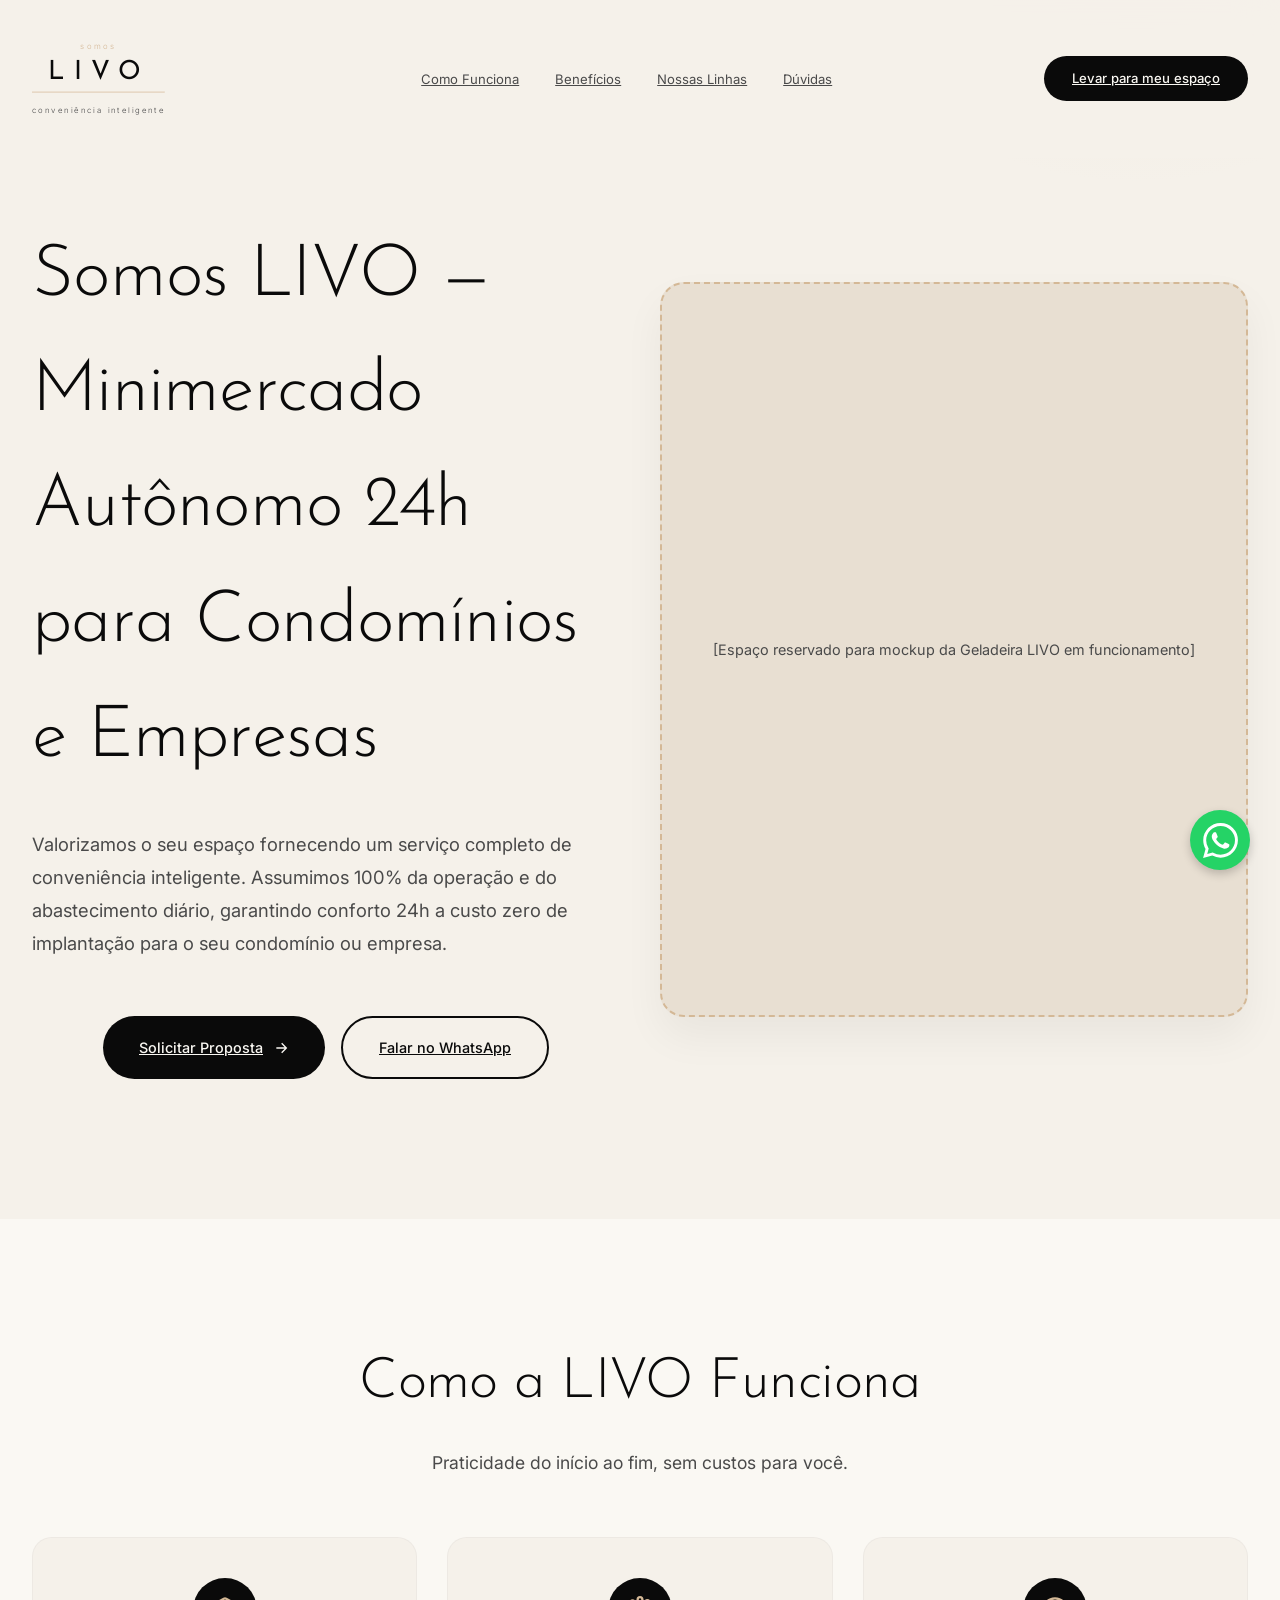
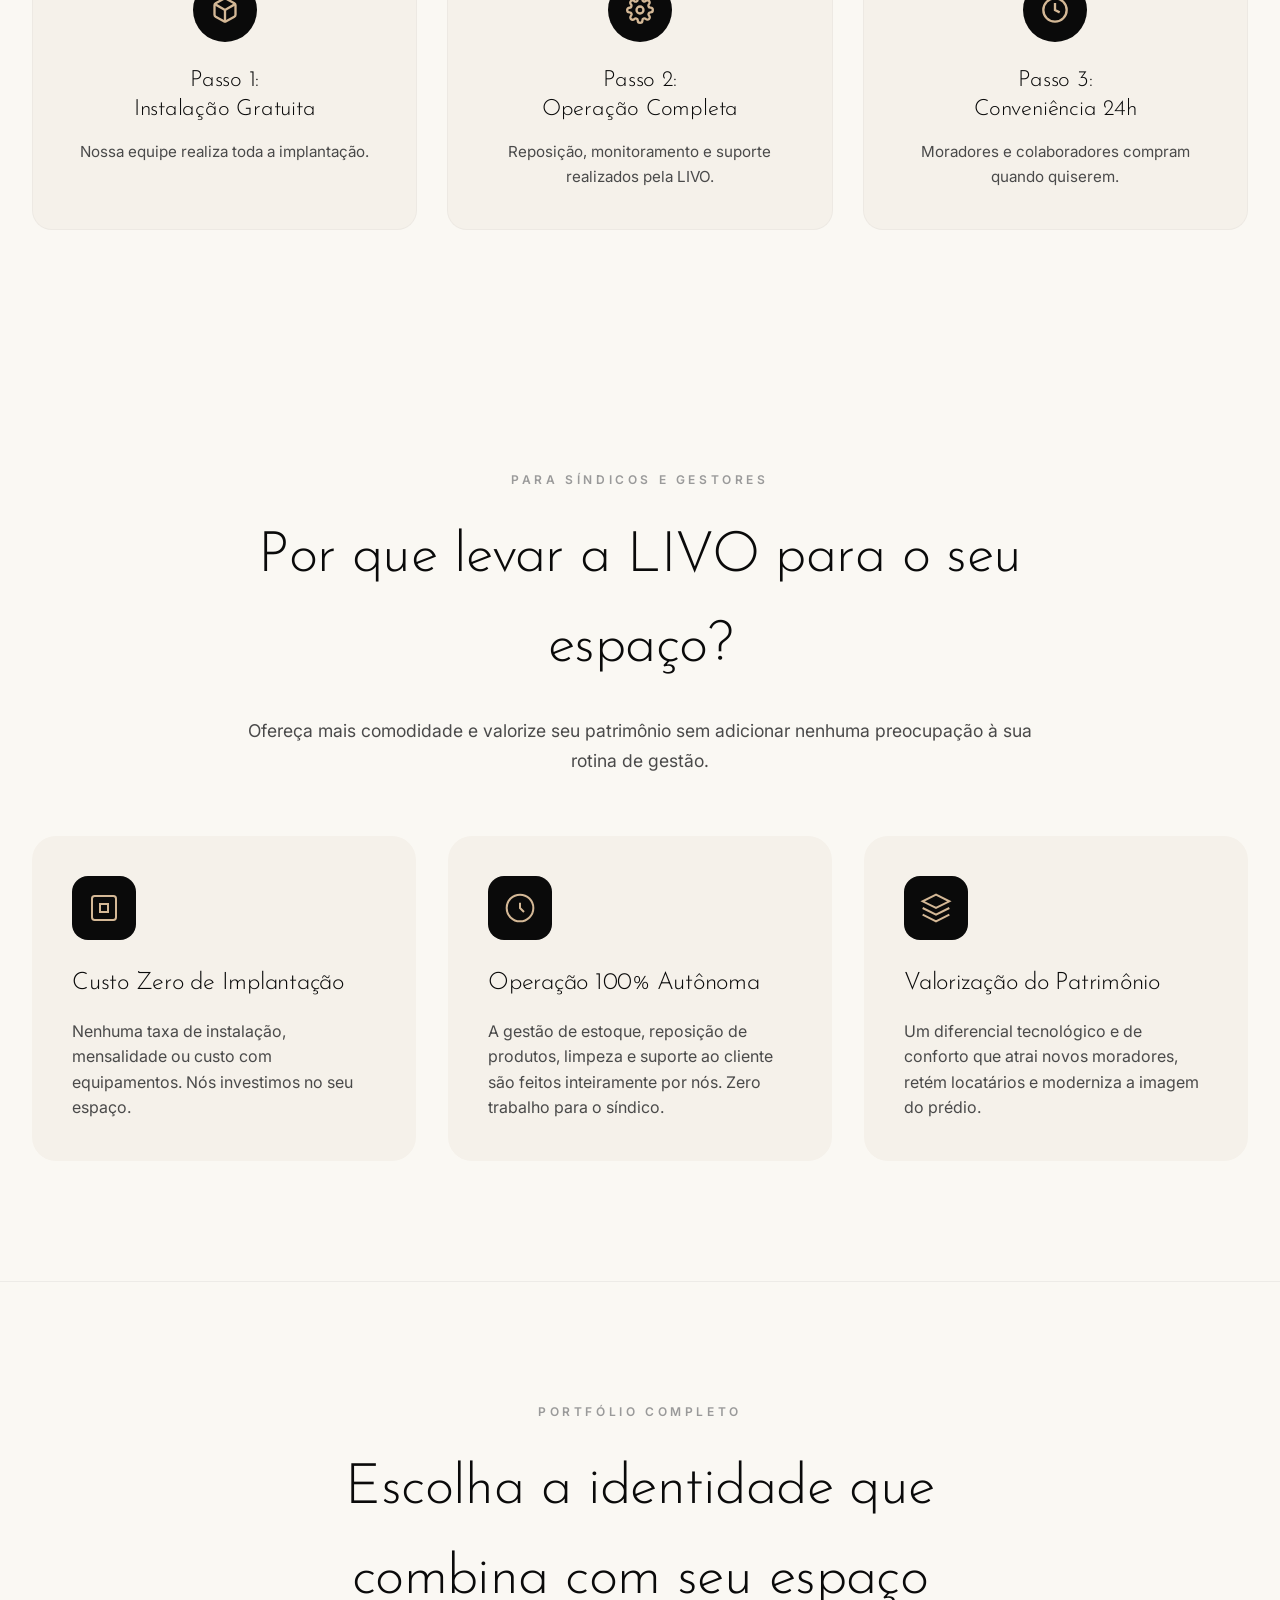
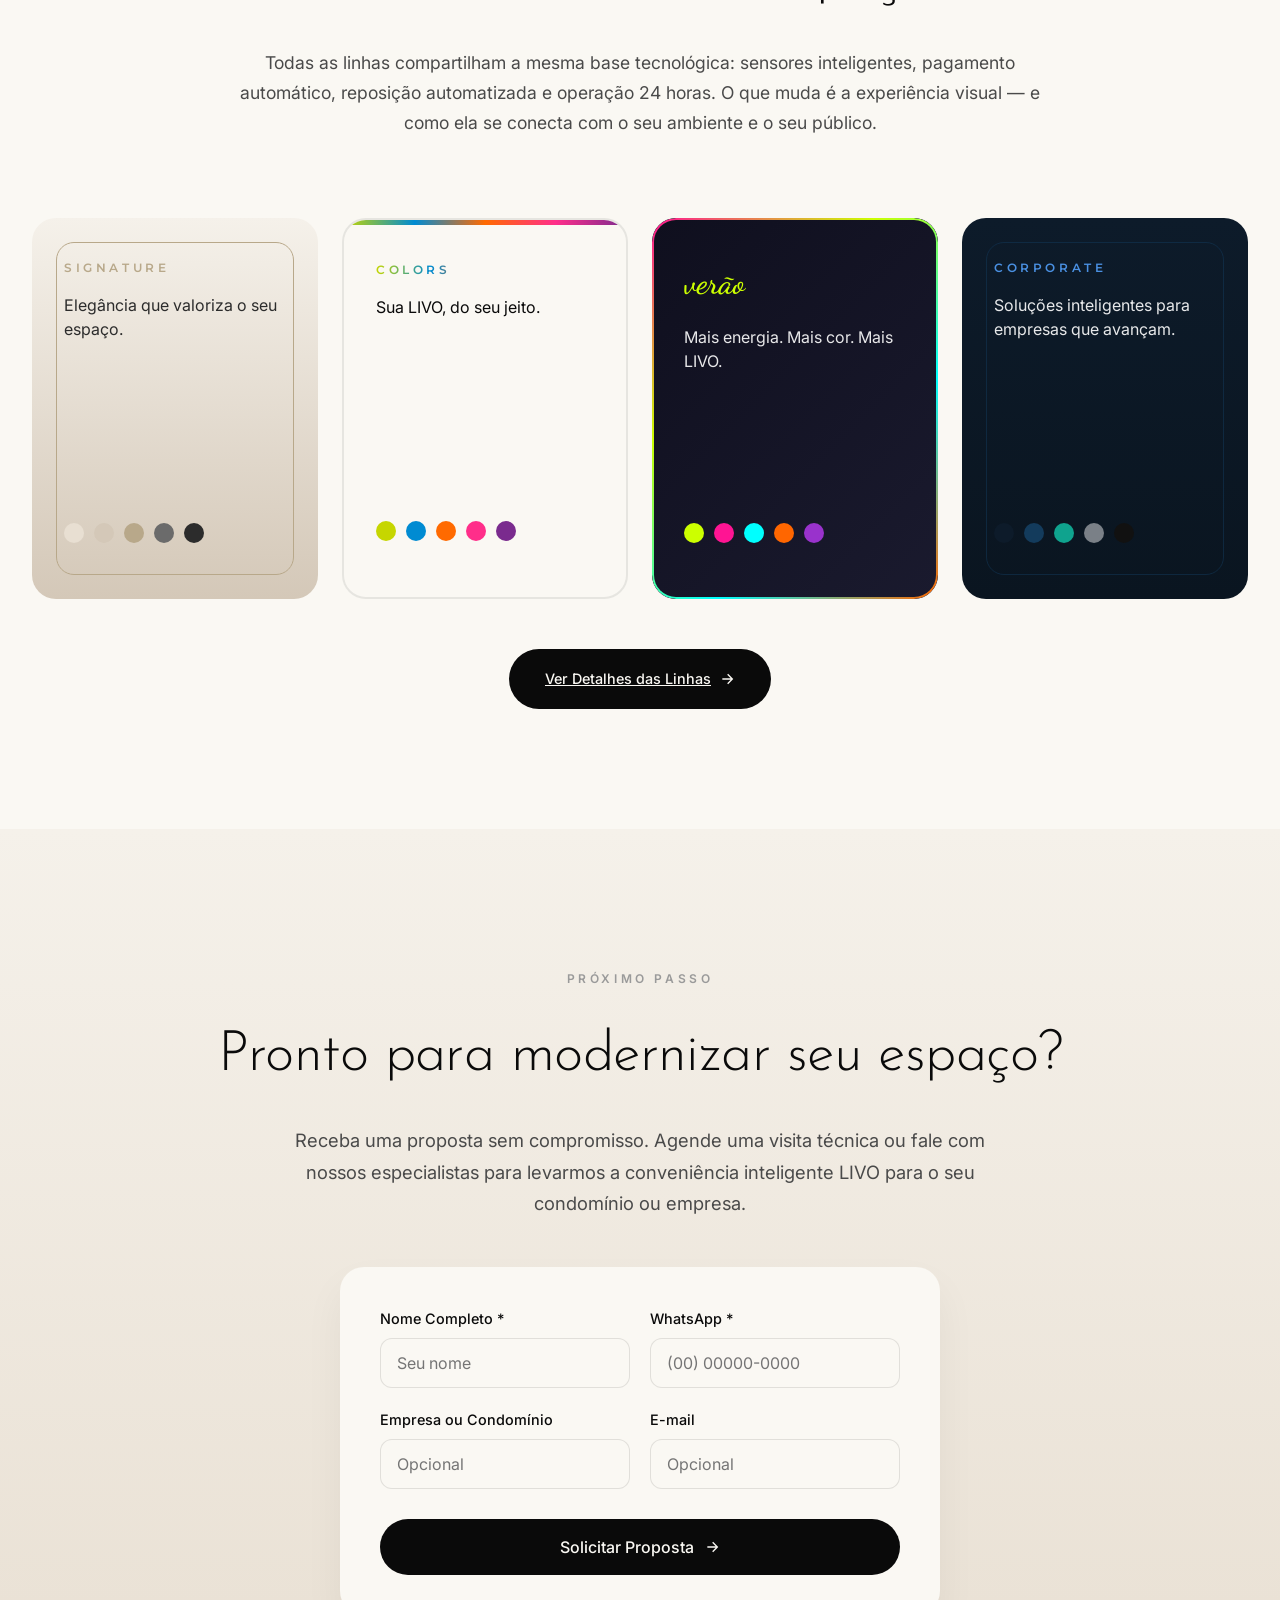
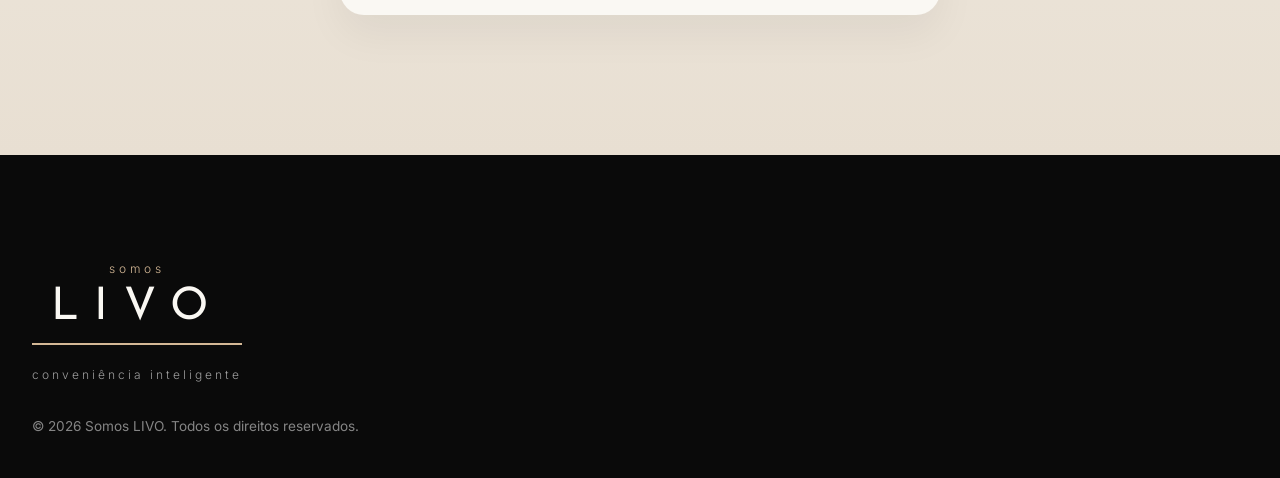
<file: index.html>
<!DOCTYPE html>
<html lang="pt-BR">

<head>
  <meta charset="UTF-8" />
  <meta name="viewport" content="width=device-width, initial-scale=1.0" />
  <title>Somos LIVO | Geladeiras Inteligentes e Minimercados Autônomos</title>
  <meta name="description"
    content="Leve a conveniência inteligente da Somos LIVO para seu espaço. Instalação gratuita de geladeiras inteligentes e minimercados autônomos 24h para condomínios e empresas." />
  <meta name="keywords"
    content="somos livo, livo, livo mercadinho, minimercado autônomo, mercado autônomo, geladeira inteligente, conveniência inteligente, mercado 24 horas, mercado em condomínio" />
  <meta name="author" content="Somos LIVO" />
  <meta name="robots" content="index, follow" />

  <!-- Canonical Link to prevent duplicate content indexing -->
  <link rel="canonical" href="https://www.somoslivo.com.br/" />

  <!-- SEO Local: áreas de atuação (multi-cidade: DF e RJ) -->
  <meta name="geo.region" content="BR-DF" />
  <meta name="geo.placename" content="Brasília, Distrito Federal" />

  <!-- Open Graph / Redes Sociais -->
  <meta property="og:type" content="website" />
  <meta property="og:title" content="Somos LIVO | Minimercado Autônomo 24h para Condomínios e Empresas" />
  <meta property="og:description"
    content="Leve um minimercado autônomo de alto padrão para seu condomínio ou empresa com zero custo de implantação e operação 100% autônoma. Atendemos Brasília, DF e Rio de Janeiro." />
  <meta property="og:site_name" content="Somos LIVO" />
  <meta property="og:url" content="https://www.somoslivo.com.br/" />
  <meta property="og:image" content="https://www.somoslivo.com.br/Imagens/BannerLinhaSignature.png" />
  <meta property="og:image:width" content="1200" />
  <meta property="og:image:height" content="630" />
  <meta property="og:image:type" content="image/png" />
  <meta property="og:locale" content="pt_BR" />

  <!-- Twitter -->
  <meta name="twitter:card" content="summary_large_image" />
  <meta name="twitter:title" content="Somos LIVO | Minimercado Autônomo 24h para Condomínios" />
  <meta name="twitter:description"
    content="Minimercados autônomos com zero custo de implantação para condomínios e empresas. Instalação gratuita, operação 100% nossa." />
  <meta name="twitter:image" content="https://www.somoslivo.com.br/Imagens/BannerLinhaSignature.png" />

  <!-- Schema.org / LocalBusiness com múltiplas cidades atendidas -->
  <script type="application/ld+json">
  {
    "@context": "https://schema.org",
    "@type": "LocalBusiness",
    "name": "Somos LIVO",
    "url": "https://www.somoslivo.com.br/",
    "logo": "https://www.somoslivo.com.br/Imagens/BannerLinhaSignature.png",
    "image": "https://www.somoslivo.com.br/Imagens/BannerLinhaSignature.png",
    "description": "Rede de minimercados autônomos e geladeiras inteligentes de alta tecnologia para condomínios residenciais e centros corporativos. Instalação gratuita, operação 100% autônoma e abastecimento diário.",
    "address": {
      "@type": "PostalAddress",
      "addressLocality": "Brasília",
      "addressRegion": "DF",
      "addressCountry": "BR"
    },
    "areaServed": [
      { "@type": "City", "name": "Brasília" },
      { "@type": "State", "name": "Distrito Federal" },
      { "@type": "City", "name": "Rio de Janeiro" }
    ],
    "telephone": "+55-61-99285-2849",
    "contactPoint": {
      "@type": "ContactPoint",
      "telephone": "+55-61-99285-2849",
      "contactType": "customer service",
      "availableLanguage": "Portuguese"
    },
    "sameAs": [
      "https://www.instagram.com/somos.livo"
    ],
    "priceRange": "Custo zero de implantação",
    "openingHours": "Mo-Su 00:00-23:59"
  }
  </script>
  <link rel="preconnect" href="https://fonts.googleapis.com">
  <link rel="preconnect" href="https://fonts.gstatic.com" crossorigin>
  <link
    href="https://fonts.googleapis.com/css2?family=Inter:wght@300;400;500;600&family=Josefin+Sans:wght@300;400;500;600&family=Montserrat:wght@400;500;600;700&family=Dancing+Script:wght@500;600;700&display=swap"
    rel="stylesheet">
  <link rel="stylesheet" href="style.css">
</head>

<body>

  <header class="header" id="header">
    <div class="container">
      <nav class="nav">
        <a href="index.html" class="brand-logo header-logo" style="text-decoration: none;">
          <span class="somos">somos</span>
          <span class="livo">LIVO</span>
          <div class="line"></div>
          <span class="tagline">conveniência inteligente</span>
        </a>
        <ul class="nav-links">
          <li><a href="#como-funciona">Como Funciona</a></li>
          <li><a href="#beneficios-gestor">Benefícios</a></li>
          <li><a href="#linhas">Nossas Linhas</a></li>
          <li><a href="faq.html">Dúvidas</a></li>
          <li class="nav-mobile-cta"><a href="#contato" class="nav-cta-btn">Levar para meu espaço</a></li>
        </ul>
        <a href="#contato" class="nav-cta">Levar para meu espaço</a>
        <button class="menu-toggle" id="menuToggle" aria-label="Menu">
          <span></span><span></span><span></span>
        </button>
      </nav>
    </div>
  </header>


  <section class="hero">
    <div class="container">
      <div class="hero-content-wrapper">
        <div class="hero-text">
          <h1>Somos LIVO — Minimercado Autônomo 24h para Condomínios e Empresas</h1>
          <p class="hero-subtitle">
            Valorizamos o seu espaço fornecendo um serviço completo de conveniência inteligente. Assumimos 100% da
            operação e do abastecimento diário, garantindo conforto 24h a custo zero de implantação para o seu
            condomínio ou empresa.
          </p>
          <div class="hero-buttons">
            <a href="#contato" class="btn-primary">
              Solicitar Proposta
              <svg width="16" height="16" viewBox="0 0 24 24" fill="none" stroke="currentColor" stroke-width="2">
                <path d="M5 12h14M13 5l7 7-7 7" />
              </svg>
            </a>
            <a href="https://wa.me/5561992852849?text=Olá!%20Quero%20conhecer%20a%20solução%20LIVO."
              class="btn-secondary" target="_blank" rel="noopener">Falar no WhatsApp</a>
          </div>
        </div>
        <div class="hero-visual">
          <div class="hero-mockup-placeholder animate-on-scroll">
            <span>[Espaço reservado para mockup da Geladeira LIVO em funcionamento]</span>
          </div>
        </div>
      </div>
    </div>
  </section>

  <!-- NOVO: Como a LIVO Funciona -->
  <section class="how-it-works" id="como-funciona">
    <div class="container">
      <div class="section-header">
        <h2>Como a LIVO Funciona</h2>
        <p>Praticidade do início ao fim, sem custos para você.</p>
      </div>
      <div class="steps-grid">
        <div class="step-card animate-on-scroll">
          <div class="step-icon">
            <svg viewBox="0 0 24 24" fill="none" stroke="currentColor" stroke-width="2">
              <path
                d="M21 16V8a2 2 0 0 0-1-1.73l-7-4a2 2 0 0 0-2 0l-7 4A2 2 0 0 0 3 8v8a2 2 0 0 0 1 1.73l7 4a2 2 0 0 0 2 0l7-4A2 2 0 0 0 21 16z">
              </path>
              <polyline points="3.27 6.96 12 12.01 20.73 6.96"></polyline>
              <line x1="12" y1="22.08" x2="12" y2="12"></line>
            </svg>
          </div>
          <h3>Passo 1:<br>Instalação Gratuita</h3>
          <p>Nossa equipe realiza toda a implantação.</p>
        </div>
        <div class="step-card animate-on-scroll" style="transition-delay: 0.1s;">
          <div class="step-icon">
            <svg viewBox="0 0 24 24" fill="none" stroke="currentColor" stroke-width="2">
              <circle cx="12" cy="12" r="3"></circle>
              <path
                d="M19.4 15a1.65 1.65 0 0 0 .33 1.82l.06.06a2 2 0 0 1 0 2.83 2 2 0 0 1-2.83 0l-.06-.06a1.65 1.65 0 0 0-1.82-.33 1.65 1.65 0 0 0-1 1.51V21a2 2 0 0 1-2 2 2 2 0 0 1-2-2v-.09A1.65 1.65 0 0 0 9 19.4a1.65 1.65 0 0 0-1.82.33l-.06.06a2 2 0 0 1-2.83 0 2 2 0 0 1 0-2.83l.06-.06a1.65 1.65 0 0 0 .33-1.82 1.65 1.65 0 0 0-1.51-1H3a2 2 0 0 1-2-2 2 2 0 0 1 2-2h.09A1.65 1.65 0 0 0 4.6 9a1.65 1.65 0 0 0-.33-1.82l-.06-.06a2 2 0 0 1 0-2.83 2 2 0 0 1 2.83 0l.06.06a1.65 1.65 0 0 0 1.82.33H9a1.65 1.65 0 0 0 1-1.51V3a2 2 0 0 1 2-2 2 2 0 0 1 2 2v.09a1.65 1.65 0 0 0 1 1.51 1.65 1.65 0 0 0 1.82-.33l.06-.06a2 2 0 0 1 2.83 0 2 2 0 0 1 0 2.83l-.06.06a1.65 1.65 0 0 0-.33 1.82V9a1.65 1.65 0 0 0 1.51 1H21a2 2 0 0 1 2 2 2 2 0 0 1-2 2h-.09a1.65 1.65 0 0 0-1.51 1z">
              </path>
            </svg>
          </div>
          <h3>Passo 2:<br>Operação Completa</h3>
          <p>Reposição, monitoramento e suporte realizados pela LIVO.</p>
        </div>
        <div class="step-card animate-on-scroll" style="transition-delay: 0.2s;">
          <div class="step-icon">
            <svg viewBox="0 0 24 24" fill="none" stroke="currentColor" stroke-width="2">
              <circle cx="12" cy="12" r="10"></circle>
              <polyline points="12 6 12 12 16 14"></polyline>
            </svg>
          </div>
          <h3>Passo 3:<br>Conveniência 24h</h3>
          <p>Moradores e colaboradores compram quando quiserem.</p>
        </div>
      </div>
    </div>
  </section>

  <!-- NOVO: Prova Social -->
  <section class="manager-benefits" id="beneficios-gestor">
    <div class="container">
      <div class="manager-header">
        <span class="eyebrow">Para Síndicos e Gestores</span>
        <h2>Por que levar a LIVO para o seu espaço?</h2>
        <p>Ofereça mais comodidade e valorize seu patrimônio sem adicionar nenhuma preocupação à sua rotina de gestão.
        </p>
      </div>
      <div class="manager-grid">
        <div class="manager-card">
          <div class="icon-wrapper">
            <svg width="32" height="32" viewBox="0 0 24 24" fill="none" stroke="currentColor" stroke-width="1.5">
              <rect x="3" y="3" width="18" height="18" rx="2" />
              <path d="M9 9h6v6H9z" />
            </svg>
          </div>
          <h3>Custo Zero de Implantação</h3>
          <p>Nenhuma taxa de instalação, mensalidade ou custo com equipamentos. Nós investimos no seu espaço.</p>
        </div>
        <div class="manager-card">
          <div class="icon-wrapper">
            <svg width="32" height="32" viewBox="0 0 24 24" fill="none" stroke="currentColor" stroke-width="1.5">
              <circle cx="12" cy="12" r="10" />
              <path d="M12 8v4l3 3" />
            </svg>
          </div>
          <h3>Operação 100% Autônoma</h3>
          <p>A gestão de estoque, reposição de produtos, limpeza e suporte ao cliente são feitos inteiramente por nós.
            Zero trabalho para o síndico.</p>
        </div>
        <div class="manager-card">
          <div class="icon-wrapper">
            <svg width="32" height="32" viewBox="0 0 24 24" fill="none" stroke="currentColor" stroke-width="1.5">
              <path d="M12 2L2 7l10 5 10-5-10-5z" />
              <path d="M2 17l10 5 10-5" />
              <path d="M2 12l10 5 10-5" />
            </svg>
          </div>
          <h3>Valorização do Patrimônio</h3>
          <p>Um diferencial tecnológico e de conforto que atrai novos moradores, retém locatários e moderniza a imagem
            do prédio.</p>
        </div>
      </div>
    </div>
  </section>

  <section class="lines-overview" id="linhas">
    <div class="container">
      <div class="overview-header">
        <span class="eyebrow">Portfólio Completo</span>
        <h2>Escolha a identidade que combina com seu espaço</h2>
        <p>
          Todas as linhas compartilham a mesma base tecnológica: sensores inteligentes,
          pagamento automático, reposição automatizada e operação 24 horas.
          O que muda é a experiência visual — e como ela se conecta com o seu ambiente e o seu público.
        </p>
      </div>
      <div class="lines-grid">
        <div class="line-card signature" onclick="window.location.href='linhas.html#signature'">
          <div class="line-card-header">
            <div class="line-card-name">Signature</div>
            <div class="line-card-tagline">Elegância que valoriza o seu espaço.</div>
          </div>
          <div class="line-card-footer">
            <div class="line-card-dots">
              <span style="background: #E8DFD2;"></span>
              <span style="background: #D4C8B8;"></span>
              <span style="background: #B8A88A;"></span>
              <span style="background: #6B6B6B;"></span>
              <span style="background: #2C2C2C;"></span>
            </div>
          </div>
        </div>
        <div class="line-card colors" onclick="window.location.href='linhas.html#colors'">
          <div class="line-card-header">
            <div class="line-card-name">Colors</div>
            <div class="line-card-tagline">Sua LIVO, do seu jeito.</div>
          </div>
          <div class="line-card-footer">
            <div class="line-card-dots">
              <span style="background: #C6D600;"></span>
              <span style="background: #008BD2;"></span>
              <span style="background: #FF6A00;"></span>
              <span style="background: #FF2E8A;"></span>
              <span style="background: #7A2B8E;"></span>
            </div>
          </div>
        </div>
        <div class="line-card verao" onclick="window.location.href='linhas.html#verao'">
          <div class="line-card-header">
            <div class="line-card-name">verão</div>
            <div class="line-card-tagline">Mais energia. Mais cor. Mais LIVO.</div>
          </div>
          <div class="line-card-footer">
            <div class="line-card-dots">
              <span style="background: #CCFF00;"></span>
              <span style="background: #FF1493;"></span>
              <span style="background: #00FFFF;"></span>
              <span style="background: #FF6600;"></span>
              <span style="background: #9932CC;"></span>
            </div>
          </div>
        </div>
        <div class="line-card corporate" onclick="window.location.href='linhas.html#corporate'">
          <div class="line-card-header">
            <div class="line-card-name">Corporate</div>
            <div class="line-card-tagline">Soluções inteligentes para empresas que avançam.</div>
          </div>
          <div class="line-card-footer">
            <div class="line-card-dots">
              <span style="background: #0D1B2A;"></span>
              <span style="background: #133B5C;"></span>
              <span style="background: #0FA38E;"></span>
              <span style="background: #7A8087;"></span>
              <span style="background: #111111;"></span>
            </div>
          </div>
        </div>
      </div>
    </div>

    <div style="text-align: center; margin-top: 50px;">
      <a href="linhas.html" class="btn-primary" style="display: inline-flex; align-items: center; gap: 8px;">
        Ver Detalhes das Linhas
        <svg width="16" height="16" viewBox="0 0 24 24" fill="none" stroke="currentColor" stroke-width="2">
          <path d="M5 12h14M13 5l7 7-7 7" />
        </svg>
      </a>
    </div>
  </section>



  <section class="cta-section" id="contato">
    <div class="container">
      <span class="eyebrow">Próximo Passo</span>
      <h2>Pronto para modernizar seu espaço?</h2>
      <p>
        Receba uma proposta sem compromisso. Agende uma visita técnica ou fale com nossos especialistas para levarmos a
        conveniência inteligente LIVO para o seu condomínio ou empresa.
      </p>
      <form class="contact-form" action="#" method="POST"
        onsubmit="event.preventDefault(); alert('Formulário enviado com sucesso! Em breve entraremos em contato.');">
        <div class="form-row">
          <div class="form-group half">
            <label for="nome">Nome Completo *</label>
            <input type="text" id="nome" class="form-control" placeholder="Seu nome" required>
          </div>
          <div class="form-group half">
            <label for="telefone">WhatsApp *</label>
            <input type="tel" id="telefone" class="form-control" placeholder="(00) 00000-0000" required>
          </div>
        </div>
        <div class="form-row">
          <div class="form-group half">
            <label for="condominio">Empresa ou Condomínio</label>
            <input type="text" id="condominio" class="form-control" placeholder="Opcional">
          </div>
          <div class="form-group half">
            <label for="email">E-mail</label>
            <input type="email" id="email" class="form-control" placeholder="Opcional">
          </div>
        </div>
        <button type="submit" class="btn-primary" style="margin-top: 10px; width: 100%; justify-content: center;">
          Solicitar Proposta
          <svg width="16" height="16" viewBox="0 0 24 24" fill="none" stroke="currentColor" stroke-width="2">
            <path d="M5 12h14M13 5l7 7-7 7" />
          </svg>
        </button>
      </form>
    </div>
  </section>


  <!-- FOOTER -->
  <footer class="footer">
    <div class="container">
      <a href="index.html" class="brand-logo" style="text-decoration: none;">
        <span class="somos">somos</span>
        <span class="livo">LIVO</span>
        <div class="line"></div>
        <span class="tagline">conveniência inteligente</span>
      </a>
      <p>© 2026 Somos LIVO. Todos os direitos reservados.</p>
    </div>
  </footer>

  <script>
    // Header scroll effect
    const header = document.getElementById('header');
    window.addEventListener('scroll', () => {
      header.classList.toggle('scrolled', window.scrollY > 50);
    });

    // Mobile menu toggle
    const menuToggle = document.getElementById('menuToggle');
    const navLinks = document.querySelector('.nav-links');
    menuToggle.addEventListener('click', () => {
      menuToggle.classList.toggle('active');
      navLinks.classList.toggle('open');
    });

    // Close mobile menu when a link is clicked (UX best practice)
    document.querySelectorAll('.nav-links a').forEach(link => {
      link.addEventListener('click', () => {
        menuToggle.classList.remove('active');
        navLinks.classList.remove('open');
      });
    });

    // Smooth scroll for anchor links
    document.querySelectorAll('a[href^="#"]').forEach(anchor => {
      anchor.addEventListener('click', function (e) {
        e.preventDefault();
        const target = document.querySelector(this.getAttribute('href'));
        if (target) {
          target.scrollIntoView({ behavior: 'smooth', block: 'start' });
        }
      });
    });

    // FAQ Accordion
    document.querySelectorAll('.faq-item').forEach(item => {
      item.addEventListener('click', () => {
        const isActive = item.classList.contains('active');
        document.querySelectorAll('.faq-item').forEach(i => i.classList.remove('active'));
        if (!isActive) item.classList.add('active');
      });
    });
    // Scroll Animations setup
    const animateElements = document.querySelectorAll('.step-card, .testimonial-card, .logos-grid, .photo-card, .table-responsive, .manager-card, .line-card, .comparison-card, .benefit-card, .sig-content, .col-content, .verao-content, .corp-content, .manager-header, .overview-header, .comparison-header, .benefits-header, .faq-header, .cta-section h2, .cta-section p, .contact-form, .hero h1, .hero p, .hero-buttons, .faq-item');

    animateElements.forEach((el, index) => {
      el.classList.add('animate-on-scroll');
      // Add a slight stagger effect based on the element's position
      if (index % 3 === 1) el.style.transitionDelay = '0.1s';
      if (index % 3 === 2) el.style.transitionDelay = '0.2s';
    });


    // Number Counters Animation
    const numberItems = document.querySelectorAll('.number-value');
    let counted = false;

    const startCounters = () => {
      numberItems.forEach(item => {
        const target = +item.getAttribute('data-target');
        const countEl = item.querySelector('.count');
        const duration = 2000; // ms
        const increment = target / (duration / 16); // 60fps

        let current = 0;
        const updateCounter = () => {
          current += increment;
          if (current < target) {
            countEl.innerText = Math.ceil(current);
            requestAnimationFrame(updateCounter);
          } else {
            countEl.innerText = target;
          }
        };
        updateCounter();
      });
    };

    const numbersSection = document.getElementById('counters-grid');
    if (numbersSection) {
      const numObserver = new IntersectionObserver((entries) => {
        if (entries[0].isIntersecting && !counted) {
          counted = true;
          startCounters();
        }
      }, { threshold: 0.5 });
      numObserver.observe(numbersSection);
    }

    const observerOptions = {
      root: null,
      rootMargin: '0px',
      threshold: 0.1
    };

    const observer = new IntersectionObserver((entries, observer) => {
      entries.forEach(entry => {
        if (entry.isIntersecting) {
          entry.target.classList.add('is-visible');
          observer.unobserve(entry.target);
        }
      });
    }, observerOptions);

    setTimeout(() => {
      document.querySelectorAll('.animate-on-scroll').forEach(el => {
        observer.observe(el);
      });
    }, 100);
  </script>


  <a href="https://wa.me/5561992852849?text=Olá!%20Quero%20conhecer%20a%20solução%20LIVO." class="whatsapp-float"
    target="_blank" rel="noopener" aria-label="Falar no WhatsApp">
    <svg viewBox="0 0 24 24" fill="currentColor">
      <path
        d="M17.472 14.382c-.297-.149-1.758-.867-2.03-.967-.273-.099-.471-.148-.67.15-.197.297-.767.966-.94 1.164-.173.199-.347.223-.644.075-.297-.15-1.255-.463-2.39-1.475-.883-.788-1.48-1.761-1.653-2.059-.173-.297-.018-.458.13-.606.134-.133.298-.347.446-.52.149-.174.198-.298.298-.497.099-.198.05-.371-.025-.52-.075-.149-.669-1.612-.916-2.207-.242-.579-.487-.5-.669-.51a12.8 12.8 0 0 0-.57-.01c-.198 0-.52.074-.792.372-.272.297-1.04 1.016-1.04 2.479 0 1.462 1.065 2.875 1.213 3.074.149.198 2.096 3.2 5.077 4.487.709.306 1.262.489 1.694.625.712.227 1.36.195 1.871.118.571-.085 1.758-.719 2.006-1.413.248-.694.248-1.289.173-1.413-.074-.124-.272-.198-.57-.347m-5.421 7.403h-.004a9.87 9.87 0 0 1-5.031-1.378l-.361-.214-3.741.982.998-3.648-.235-.374a9.86 9.86 0 0 1-1.51-5.26c.001-5.45 4.436-9.884 9.888-9.884 2.64 0 5.122 1.03 6.988 2.898a9.825 9.825 0 0 1 2.893 6.994c-.003 5.45-4.437 9.884-9.885 9.884m8.413-18.297A11.815 11.815 0 0 0 12.05 0C5.495 0 .16 5.335.157 11.892c0 2.096.547 4.142 1.588 5.945L.057 24l6.305-1.654a11.882 11.882 0 0 0 5.683 1.448h.005c6.554 0 11.89-5.335 11.893-11.893a11.821 11.821 0 0 0-3.48-8.413Z" />
    </svg>
  </a>

</body>

</html>
</file>
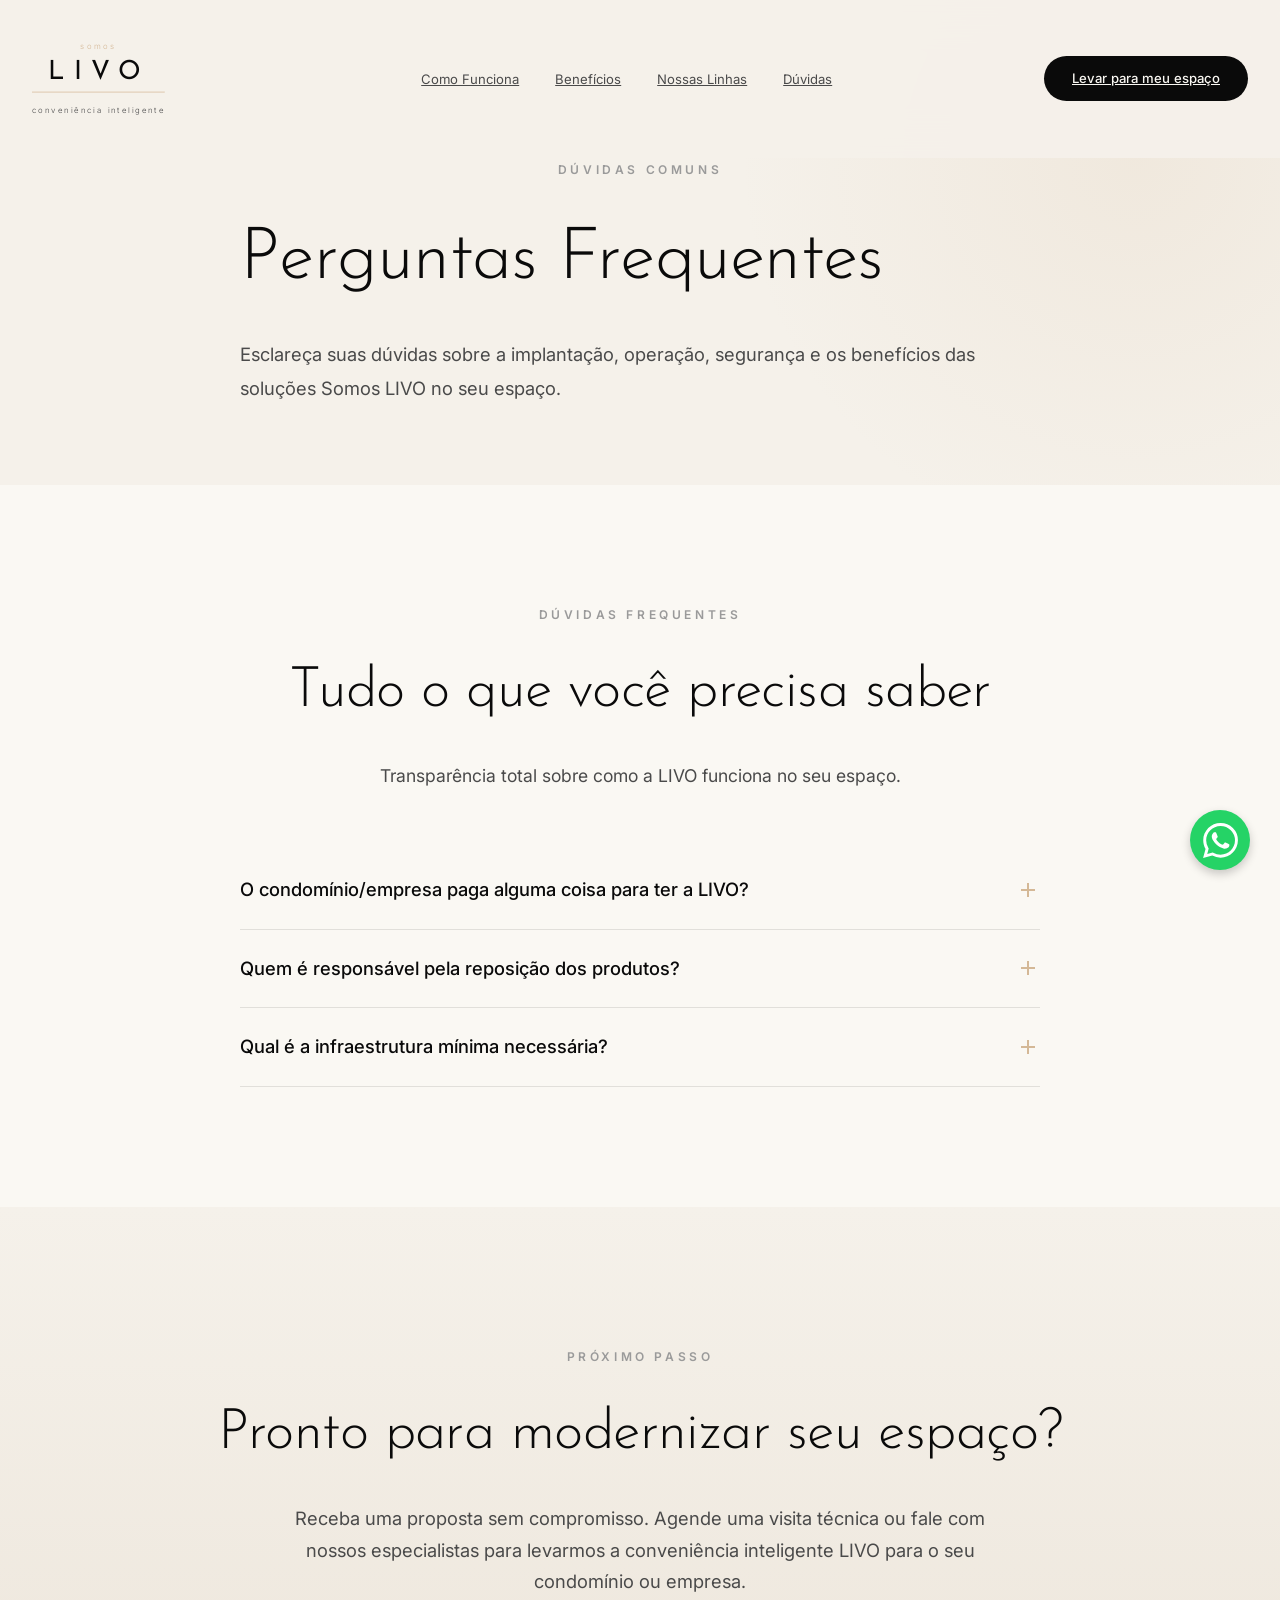
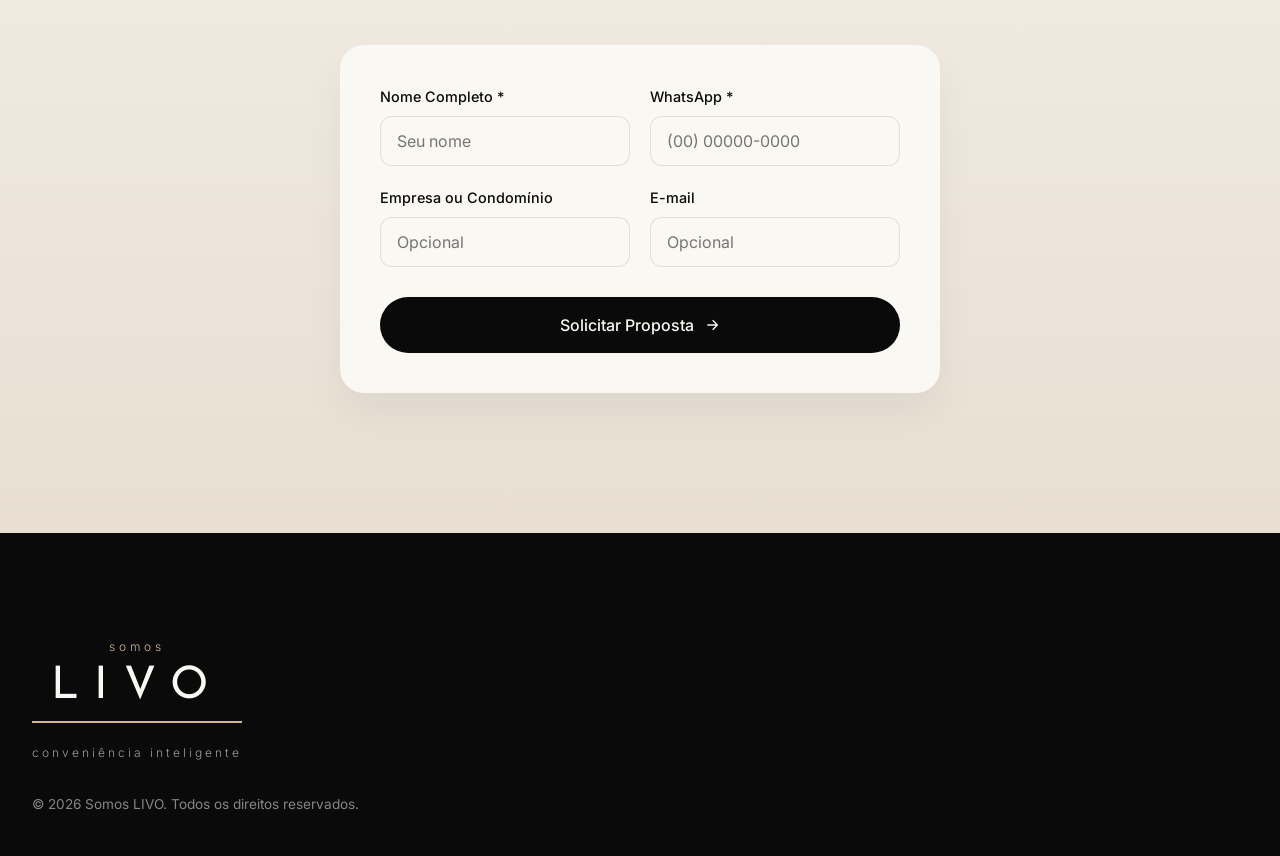
<file: faq.html>
<!DOCTYPE html>
<html lang="pt-BR">

<head>
  <meta charset="UTF-8" />
  <meta name="viewport" content="width=device-width, initial-scale=1.0" />
  <title>Dúvidas sobre Mercado Autônomo em Condomínio | Somos LIVO</title>
  <meta name="description" content="Tire todas as suas dúvidas sobre como instalar um minimercado autônomo Somos LIVO no seu condomínio ou empresa. Custo zero, operação 100% nossa, disponibilidade 24h." />
  <meta name="keywords" content="somos livo, minimercado autônomo condomínio, mercado autônomo como funciona, geladeira inteligente empresa, dúvidas conveniência inteligente, instalacao gratuita mercadinho" />
  <meta name="author" content="Somos LIVO" />
  <meta name="robots" content="index, follow" />
  
  <!-- Canonical da página própria -->
  <link rel="canonical" href="https://www.somoslivo.com.br/faq.html" />
  
  <!-- Open Graph / Redes Sociais -->
  <meta property="og:type" content="website" />
  <meta property="og:title" content="Dúvidas sobre Mercado Autônomo | Somos LIVO" />
  <meta property="og:description" content="Tire suas dúvidas sobre como instalar um minimercado autônomo Somos LIVO no seu condomínio ou empresa. Custo zero, operação 100% nossa." />
  <meta property="og:site_name" content="Somos LIVO" />
  <meta property="og:url" content="https://www.somoslivo.com.br/faq.html" />
  <meta property="og:image" content="https://www.somoslivo.com.br/Imagens/BannerLinhaSignature.png" />
  <meta property="og:image:width" content="1200" />
  <meta property="og:image:height" content="630" />
  <meta property="og:image:type" content="image/png" />
  <meta property="og:locale" content="pt_BR" />
  
  <!-- Twitter -->
  <meta name="twitter:card" content="summary_large_image" />
  <meta name="twitter:title" content="Dúvidas sobre Mercado Autônomo | Somos LIVO" />
  <meta name="twitter:description" content="Tire suas dúvidas sobre como instalar um minimercado autônomo no seu condomínio ou empresa com custo zero." />
  <meta name="twitter:image" content="https://www.somoslivo.com.br/Imagens/BannerLinhaSignature.png" />

  <!-- Schema.org: Organization + FAQPage para rich snippets no Google -->
  <script type="application/ld+json">
  {
    "@context": "https://schema.org",
    "@type": "FAQPage",
    "mainEntity": [
      {
        "@type": "Question",
        "name": "O condomínio ou empresa paga alguma coisa para ter a Somos LIVO?",
        "acceptedAnswer": {
          "@type": "Answer",
          "text": "Não. A instalação, os equipamentos e a operação são 100% custeados pela Somos LIVO. Nossa missão é valorizar o seu espaço com custo zero para a gestão."
        }
      },
      {
        "@type": "Question",
        "name": "Quem é responsável pela reposição dos produtos?",
        "acceptedAnswer": {
          "@type": "Answer",
          "text": "Toda a operação, limpeza, abastecimento e manutenção ficam a cargo da nossa equipe. Monitoramos o estoque em tempo real para garantir que nunca falte nada."
        }
      },
      {
        "@type": "Question",
        "name": "Qual é a infraestrutura mínima necessária para instalar um minimercado Somos LIVO?",
        "acceptedAnswer": {
          "@type": "Answer",
          "text": "Apenas um pequeno espaço (a partir de 1,5m²), uma tomada 220v padrão e, se possível, acesso à internet (caso não haja, avaliamos a instalação de um roteador móvel)."
        }
      }
    ]
  }
  </script>
  <link rel="preconnect" href="https://fonts.googleapis.com">
  <link rel="preconnect" href="https://fonts.gstatic.com" crossorigin>
  <link
    href="https://fonts.googleapis.com/css2?family=Inter:wght@300;400;500;600&family=Josefin+Sans:wght@300;400;500;600&family=Montserrat:wght@400;500;600;700&family=Dancing+Script:wght@500;600;700&display=swap"
    rel="stylesheet">
  <link rel="stylesheet" href="style.css">
</head>

<body>

  <header class="header" id="header">
    <div class="container">
      <nav class="nav">
        <a href="index.html" class="brand-logo header-logo" style="text-decoration: none;">
          <span class="somos">somos</span>
          <span class="livo">LIVO</span>
          <div class="line"></div>
          <span class="tagline">conveniência inteligente</span>
        </a>
        <ul class="nav-links">
          <li><a href="index.html#como-funciona">Como Funciona</a></li>
          <li><a href="index.html#beneficios-gestor">Benefícios</a></li>
          <li><a href="linhas.html">Nossas Linhas</a></li>
          <li><a href="faq.html" class="active">Dúvidas</a></li>
          <li class="nav-mobile-cta"><a href="#contato" class="nav-cta-btn">Levar para meu espaço</a></li>
        </ul>
        <a href="#contato" class="nav-cta">Levar para meu espaço</a>
        <button class="menu-toggle" id="menuToggle" aria-label="Menu">
          <span></span><span></span><span></span>
        </button>
      </nav>
    </div>
  </header>
  <section class="hero" id="faq-hero" style="padding: 160px 0 80px; background: var(--cream);">
    <div class="container">
      <div class="hero-text" style="max-width: 800px; margin: 0 auto; text-align: center;">
        <span class="eyebrow">Dúvidas Comuns</span>
        <h1 style="margin-bottom: 20px;">Perguntas Frequentes</h1>
        <p class="hero-subtitle" style="margin-bottom: 0;">
          Esclareça suas dúvidas sobre a implantação, operação, segurança e os benefícios das 
          soluções Somos LIVO no seu espaço.
        </p>
      </div>
    </div>
  </section>
  

  <section class="faq-section" id="faq">
    <div class="container">
      <div class="faq-header">
        <span class="eyebrow">Dúvidas Frequentes</span>
        <h2>Tudo o que você precisa saber</h2>
        <p>Transparência total sobre como a LIVO funciona no seu espaço.</p>
      </div>
      <div class="faq-list">
        <div class="faq-item">
          <div class="faq-question">
            <span>O condomínio/empresa paga alguma coisa para ter a LIVO?</span>
            <svg class="faq-icon" viewBox="0 0 24 24" fill="none" stroke="currentColor" stroke-width="2"><line x1="12" y1="5" x2="12" y2="19"></line><line x1="5" y1="12" x2="19" y2="12"></line></svg>
          </div>
          <div class="faq-answer">
            <p>Não. A instalação, os equipamentos e a operação são 100% custeados pela Somos LIVO. Nossa missão é valorizar o seu espaço com custo zero para a gestão.</p>
          </div>
        </div>
        <div class="faq-item">
          <div class="faq-question">
            <span>Quem é responsável pela reposição dos produtos?</span>
            <svg class="faq-icon" viewBox="0 0 24 24" fill="none" stroke="currentColor" stroke-width="2"><line x1="12" y1="5" x2="12" y2="19"></line><line x1="5" y1="12" x2="19" y2="12"></line></svg>
          </div>
          <div class="faq-answer">
            <p>Toda a operação, limpeza, abastecimento e manutenção ficam a cargo da nossa equipe. Monitoramos o estoque em tempo real para garantir que nunca falte nada.</p>
          </div>
        </div>
        
        <div class="faq-item">
          <div class="faq-question">
            <span>Qual é a infraestrutura mínima necessária?</span>
            <svg class="faq-icon" viewBox="0 0 24 24" fill="none" stroke="currentColor" stroke-width="2"><line x1="12" y1="5" x2="12" y2="19"></line><line x1="5" y1="12" x2="19" y2="12"></line></svg>
          </div>
          <div class="faq-answer">
            <p>Apenas um pequeno espaço (a partir de 1,5m²), uma tomada 220v padrão e, se possível, acesso à internet (caso não haja, nós avaliamos a instalação de um roteador móvel).</p>
          </div>
        </div>
      </div>
    </div>
  </section>

  <section class="cta-section" id="contato">
    <div class="container">
      <span class="eyebrow">Próximo Passo</span>
      <h2>Pronto para modernizar seu espaço?</h2>
      <p>
        Receba uma proposta sem compromisso. Agende uma visita técnica ou fale com nossos especialistas para levarmos a conveniência inteligente LIVO para o seu condomínio ou empresa.
      </p>
      <form class="contact-form" action="#" method="POST" onsubmit="event.preventDefault(); alert('Formulário enviado com sucesso! Em breve entraremos em contato.');">
        <div class="form-row">
          <div class="form-group half">
            <label for="nome">Nome Completo *</label>
            <input type="text" id="nome" class="form-control" placeholder="Seu nome" required>
          </div>
          <div class="form-group half">
            <label for="telefone">WhatsApp *</label>
            <input type="tel" id="telefone" class="form-control" placeholder="(00) 00000-0000" required>
          </div>
        </div>
        <div class="form-row">
          <div class="form-group half">
            <label for="condominio">Empresa ou Condomínio</label>
            <input type="text" id="condominio" class="form-control" placeholder="Opcional">
          </div>
          <div class="form-group half">
            <label for="email">E-mail</label>
            <input type="email" id="email" class="form-control" placeholder="Opcional">
          </div>
        </div>
        <button type="submit" class="btn-primary" style="margin-top: 10px; width: 100%; justify-content: center;">
          Solicitar Proposta
          <svg width="16" height="16" viewBox="0 0 24 24" fill="none" stroke="currentColor" stroke-width="2">
            <path d="M5 12h14M13 5l7 7-7 7" />
          </svg>
        </button>
      </form>
    </div>
  </section>


  <!-- FOOTER -->
  <footer class="footer">
    <div class="container">
      <a href="index.html" class="brand-logo" style="text-decoration: none;">
        <span class="somos">somos</span>
        <span class="livo">LIVO</span>
        <div class="line"></div>
        <span class="tagline">conveniência inteligente</span>
      </a>
      <p>© 2026 Somos LIVO. Todos os direitos reservados.</p>
    </div>
  </footer>

  <script>
    // Header scroll effect
    const header = document.getElementById('header');
    window.addEventListener('scroll', () => {
      header.classList.toggle('scrolled', window.scrollY > 50);
    });

    // Mobile menu toggle
    const menuToggle = document.getElementById('menuToggle');
    const navLinks = document.querySelector('.nav-links');
    menuToggle.addEventListener('click', () => {
      menuToggle.classList.toggle('active');
      navLinks.classList.toggle('open');
    });

    // Close mobile menu when a link is clicked (UX best practice)
    document.querySelectorAll('.nav-links a').forEach(link => {
      link.addEventListener('click', () => {
        menuToggle.classList.remove('active');
        navLinks.classList.remove('open');
      });
    });

    // Smooth scroll for anchor links
    document.querySelectorAll('a[href^="#"]').forEach(anchor => {
      anchor.addEventListener('click', function (e) {
        e.preventDefault();
        const target = document.querySelector(this.getAttribute('href'));
        if (target) {
          target.scrollIntoView({ behavior: 'smooth', block: 'start' });
        }
      });
    });

    // FAQ Accordion
    document.querySelectorAll('.faq-item').forEach(item => {
      item.addEventListener('click', () => {
        const isActive = item.classList.contains('active');
        document.querySelectorAll('.faq-item').forEach(i => i.classList.remove('active'));
        if (!isActive) item.classList.add('active');
      });
    });
    // Scroll Animations setup
    const animateElements = document.querySelectorAll('.step-card, .testimonial-card, .logos-grid, .photo-card, .table-responsive, .manager-card, .line-card, .comparison-card, .benefit-card, .sig-content, .col-content, .verao-content, .corp-content, .manager-header, .overview-header, .comparison-header, .benefits-header, .faq-header, .cta-section h2, .cta-section p, .contact-form, .hero h1, .hero p, .hero-buttons, .faq-item');
    
    animateElements.forEach((el, index) => {
      el.classList.add('animate-on-scroll');
      // Add a slight stagger effect based on the element's position
      if(index % 3 === 1) el.style.transitionDelay = '0.1s';
      if(index % 3 === 2) el.style.transitionDelay = '0.2s';
    });

    
    // Number Counters Animation
    const numberItems = document.querySelectorAll('.number-value');
    let counted = false;

    const startCounters = () => {
      numberItems.forEach(item => {
        const target = +item.getAttribute('data-target');
        const countEl = item.querySelector('.count');
        const duration = 2000; // ms
        const increment = target / (duration / 16); // 60fps

        let current = 0;
        const updateCounter = () => {
          current += increment;
          if (current < target) {
            countEl.innerText = Math.ceil(current);
            requestAnimationFrame(updateCounter);
          } else {
            countEl.innerText = target;
          }
        };
        updateCounter();
      });
    };

    const numbersSection = document.getElementById('counters-grid');
    if (numbersSection) {
      const numObserver = new IntersectionObserver((entries) => {
        if(entries[0].isIntersecting && !counted) {
          counted = true;
          startCounters();
        }
      }, { threshold: 0.5 });
      numObserver.observe(numbersSection);
    }

    const observerOptions = {
      root: null,
      rootMargin: '0px',
      threshold: 0.1
    };
    
    const observer = new IntersectionObserver((entries, observer) => {
      entries.forEach(entry => {
        if (entry.isIntersecting) {
          entry.target.classList.add('is-visible');
          observer.unobserve(entry.target);
        }
      });
    }, observerOptions);

    setTimeout(() => {
      document.querySelectorAll('.animate-on-scroll').forEach(el => {
        observer.observe(el);
      });
    }, 100);
  </script>


  <a href="https://wa.me/5561992852849?text=Olá!%20Quero%20conhecer%20a%20solução%20LIVO." class="whatsapp-float" target="_blank" rel="noopener" aria-label="Falar no WhatsApp">
    <svg viewBox="0 0 24 24" fill="currentColor">
      <path d="M17.472 14.382c-.297-.149-1.758-.867-2.03-.967-.273-.099-.471-.148-.67.15-.197.297-.767.966-.94 1.164-.173.199-.347.223-.644.075-.297-.15-1.255-.463-2.39-1.475-.883-.788-1.48-1.761-1.653-2.059-.173-.297-.018-.458.13-.606.134-.133.298-.347.446-.52.149-.174.198-.298.298-.497.099-.198.05-.371-.025-.52-.075-.149-.669-1.612-.916-2.207-.242-.579-.487-.5-.669-.51a12.8 12.8 0 0 0-.57-.01c-.198 0-.52.074-.792.372-.272.297-1.04 1.016-1.04 2.479 0 1.462 1.065 2.875 1.213 3.074.149.198 2.096 3.2 5.077 4.487.709.306 1.262.489 1.694.625.712.227 1.36.195 1.871.118.571-.085 1.758-.719 2.006-1.413.248-.694.248-1.289.173-1.413-.074-.124-.272-.198-.57-.347m-5.421 7.403h-.004a9.87 9.87 0 0 1-5.031-1.378l-.361-.214-3.741.982.998-3.648-.235-.374a9.86 9.86 0 0 1-1.51-5.26c.001-5.45 4.436-9.884 9.888-9.884 2.64 0 5.122 1.03 6.988 2.898a9.825 9.825 0 0 1 2.893 6.994c-.003 5.45-4.437 9.884-9.885 9.884m8.413-18.297A11.815 11.815 0 0 0 12.05 0C5.495 0 .16 5.335.157 11.892c0 2.096.547 4.142 1.588 5.945L.057 24l6.305-1.654a11.882 11.882 0 0 0 5.683 1.448h.005c6.554 0 11.89-5.335 11.893-11.893a11.821 11.821 0 0 0-3.48-8.413Z"/>
    </svg>
  </a>

</body>

</html>
</file>
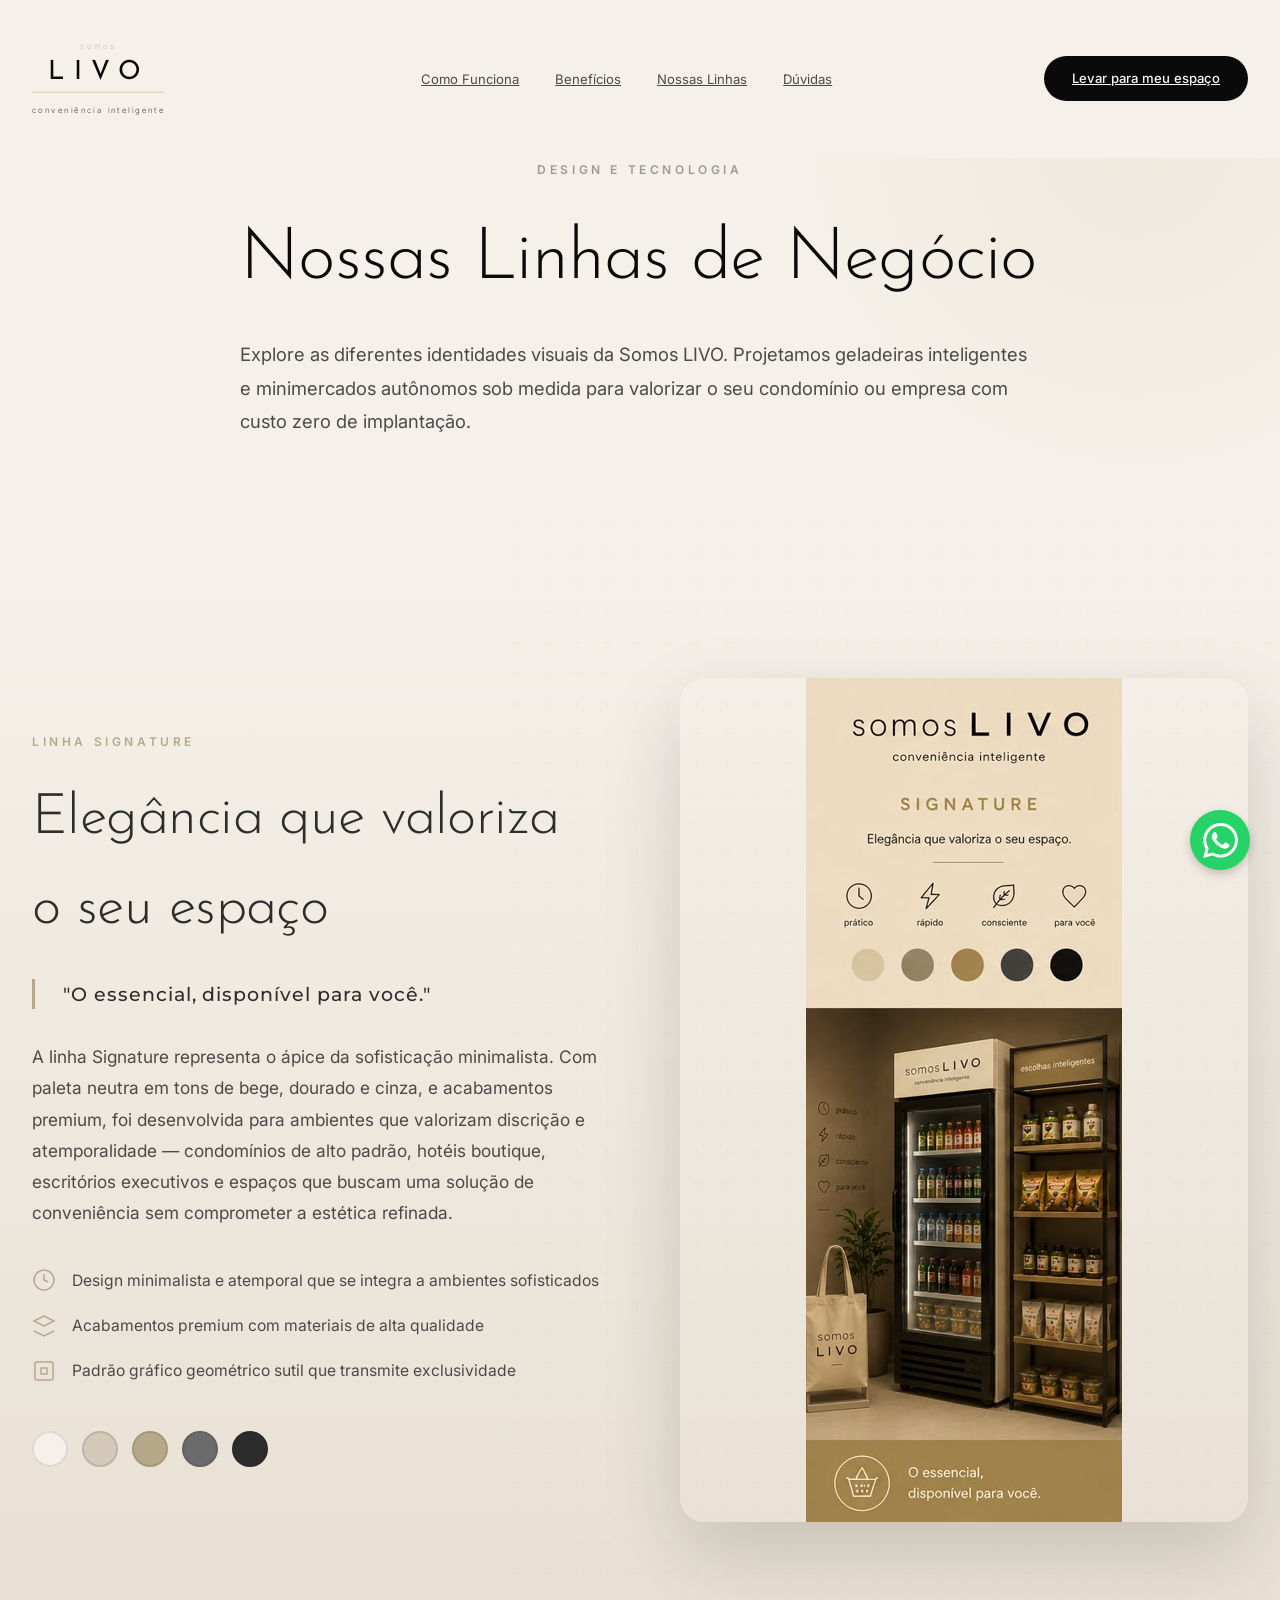
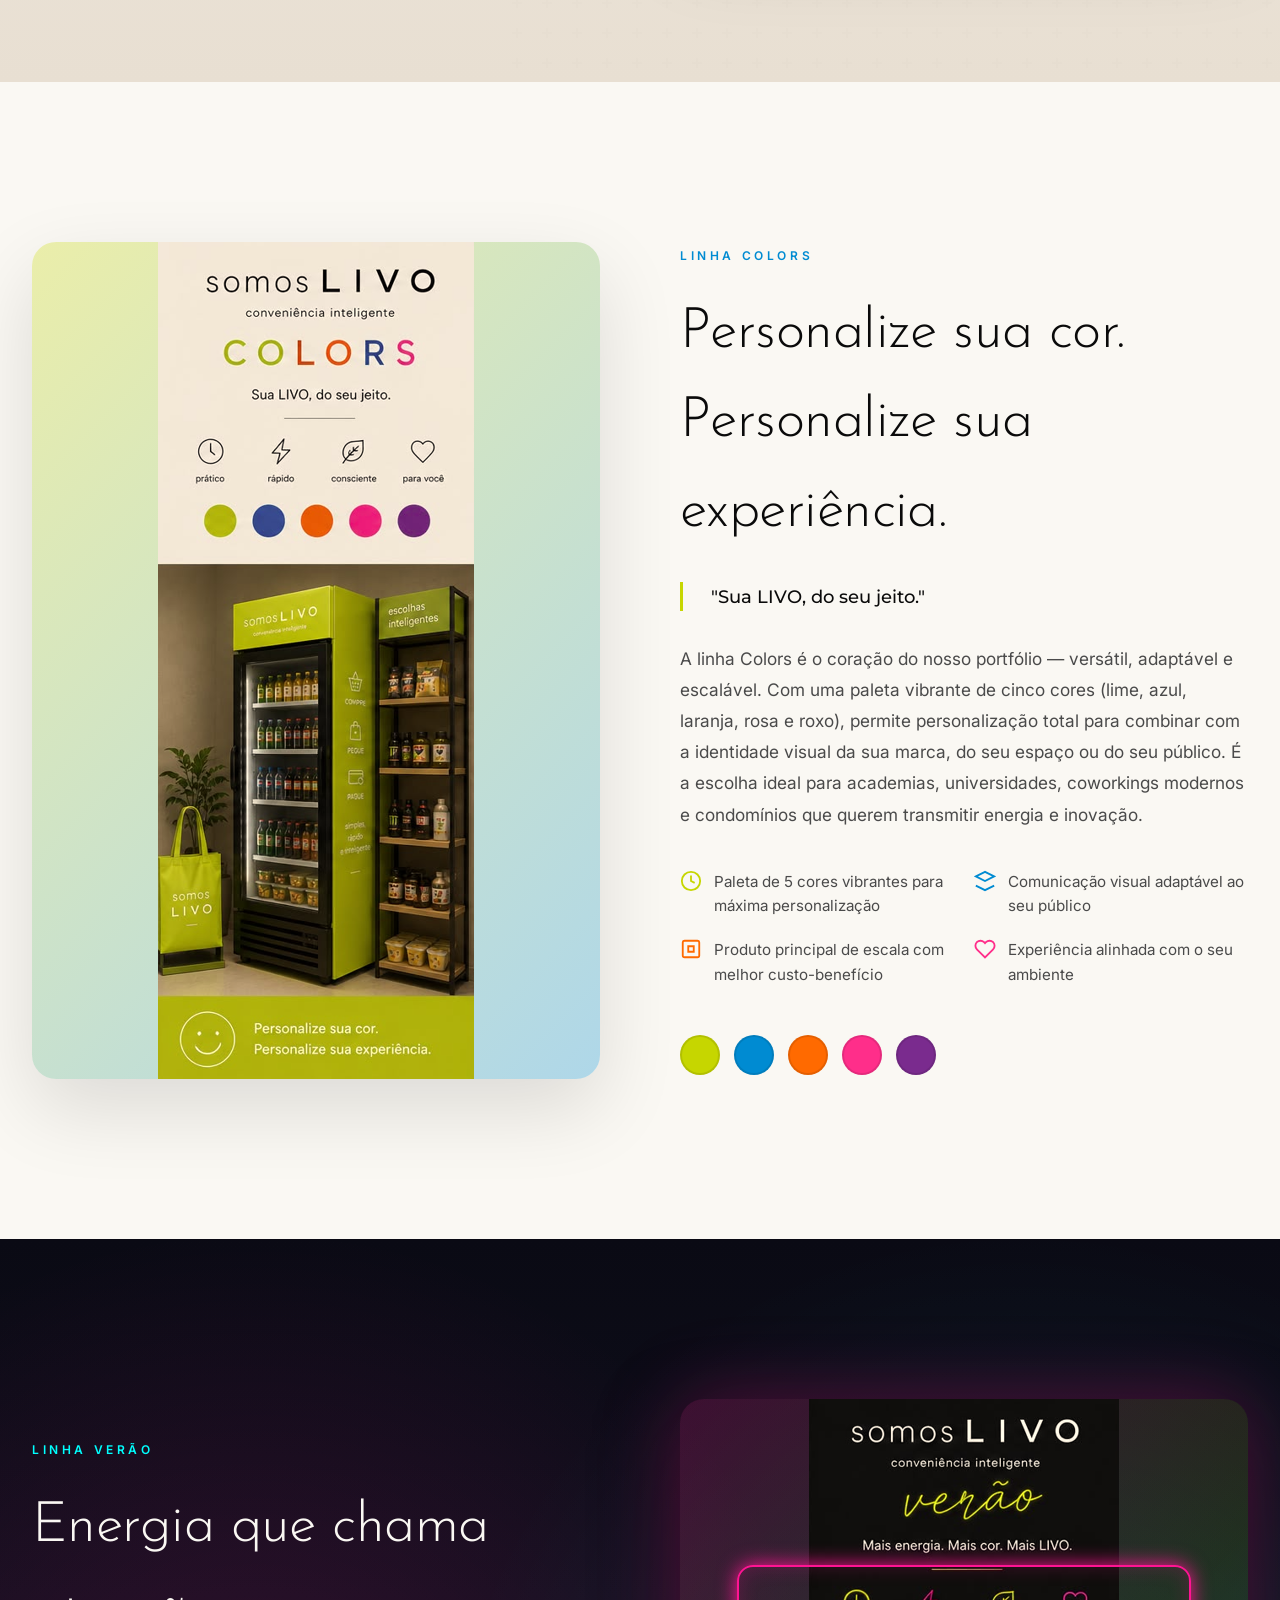
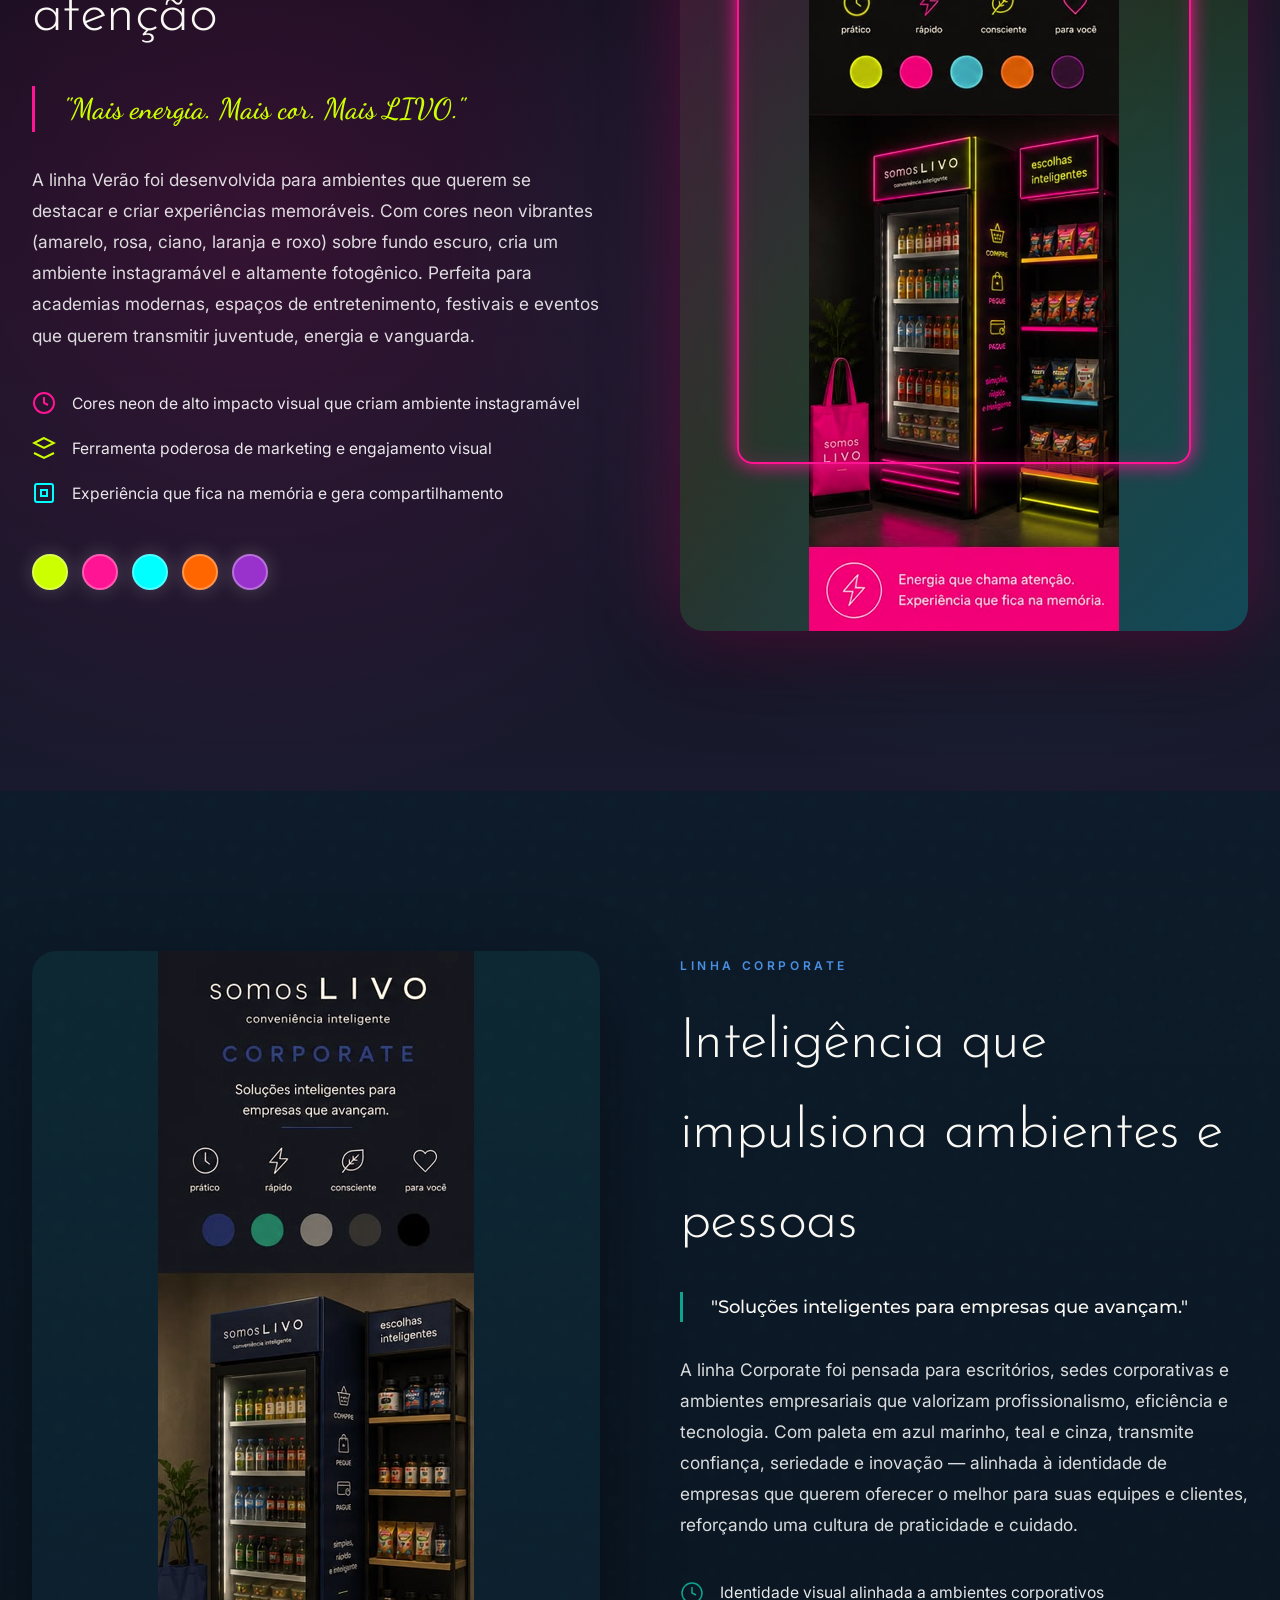
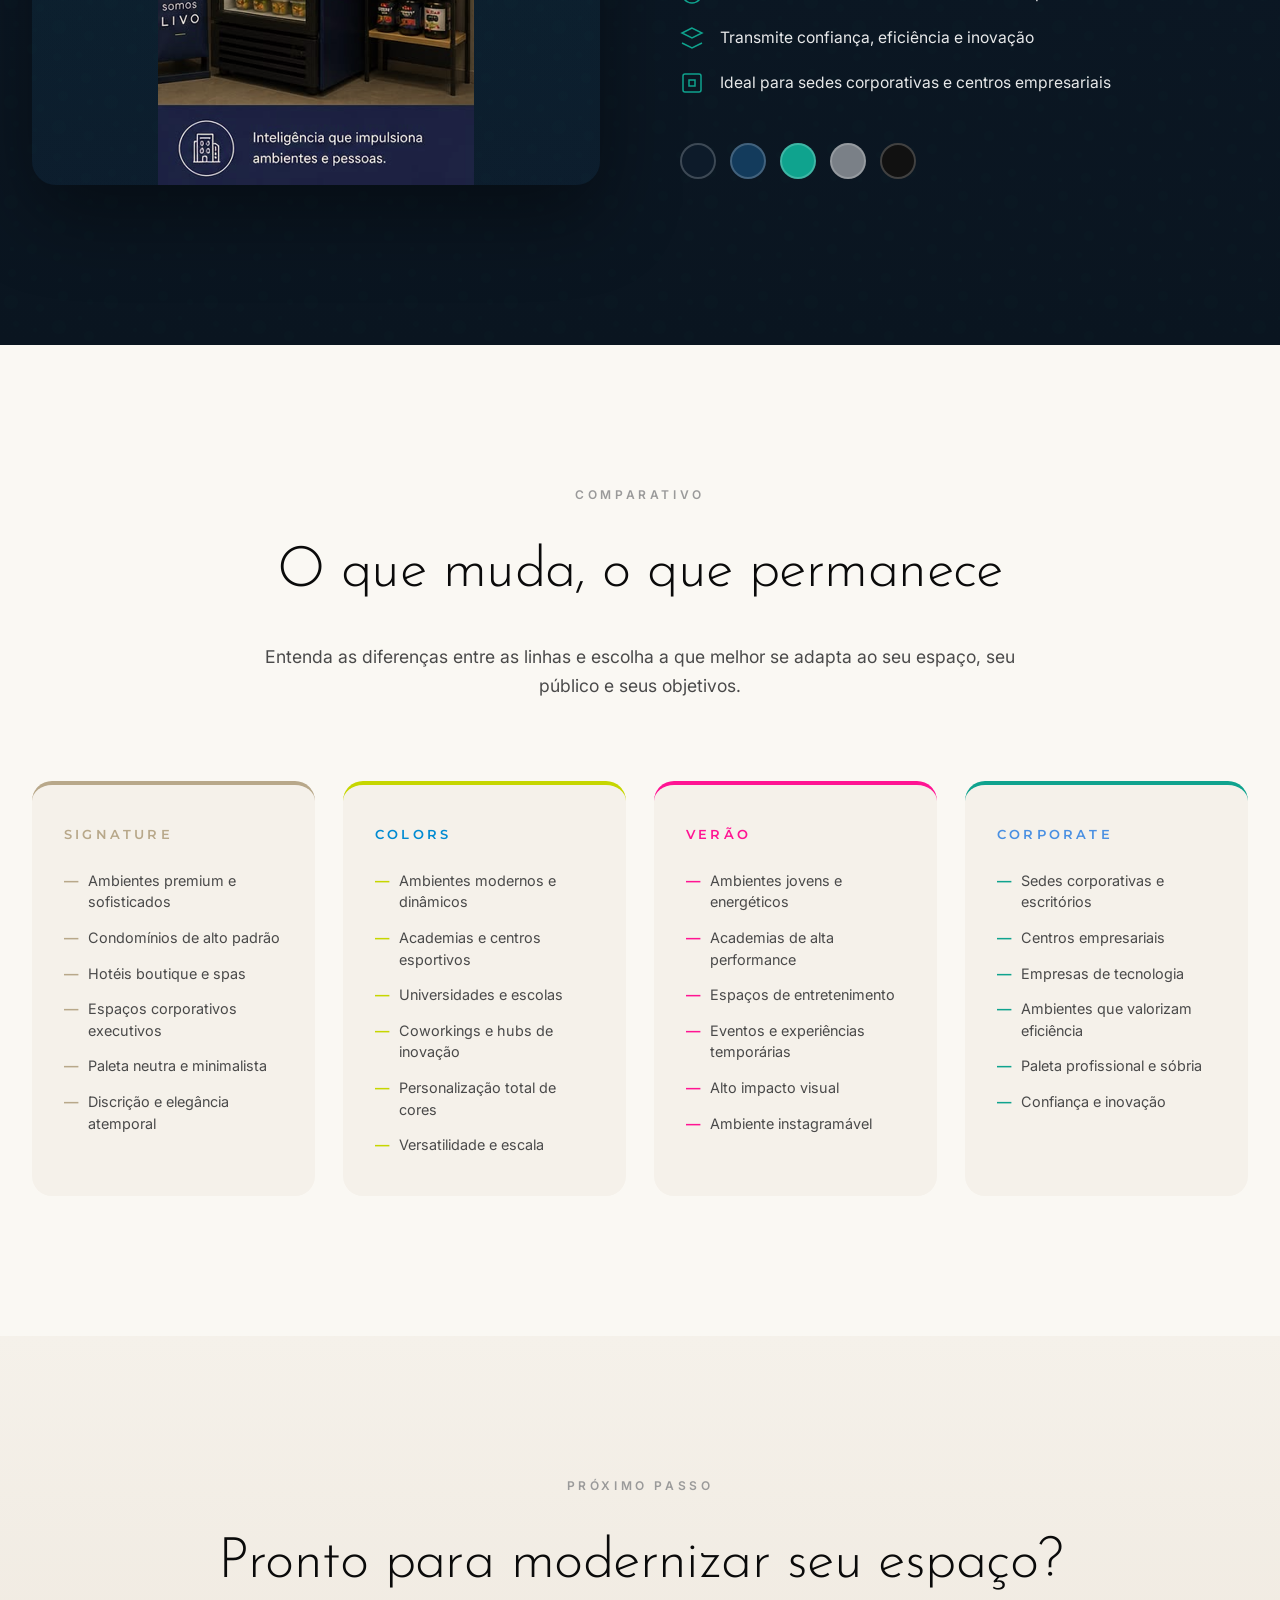
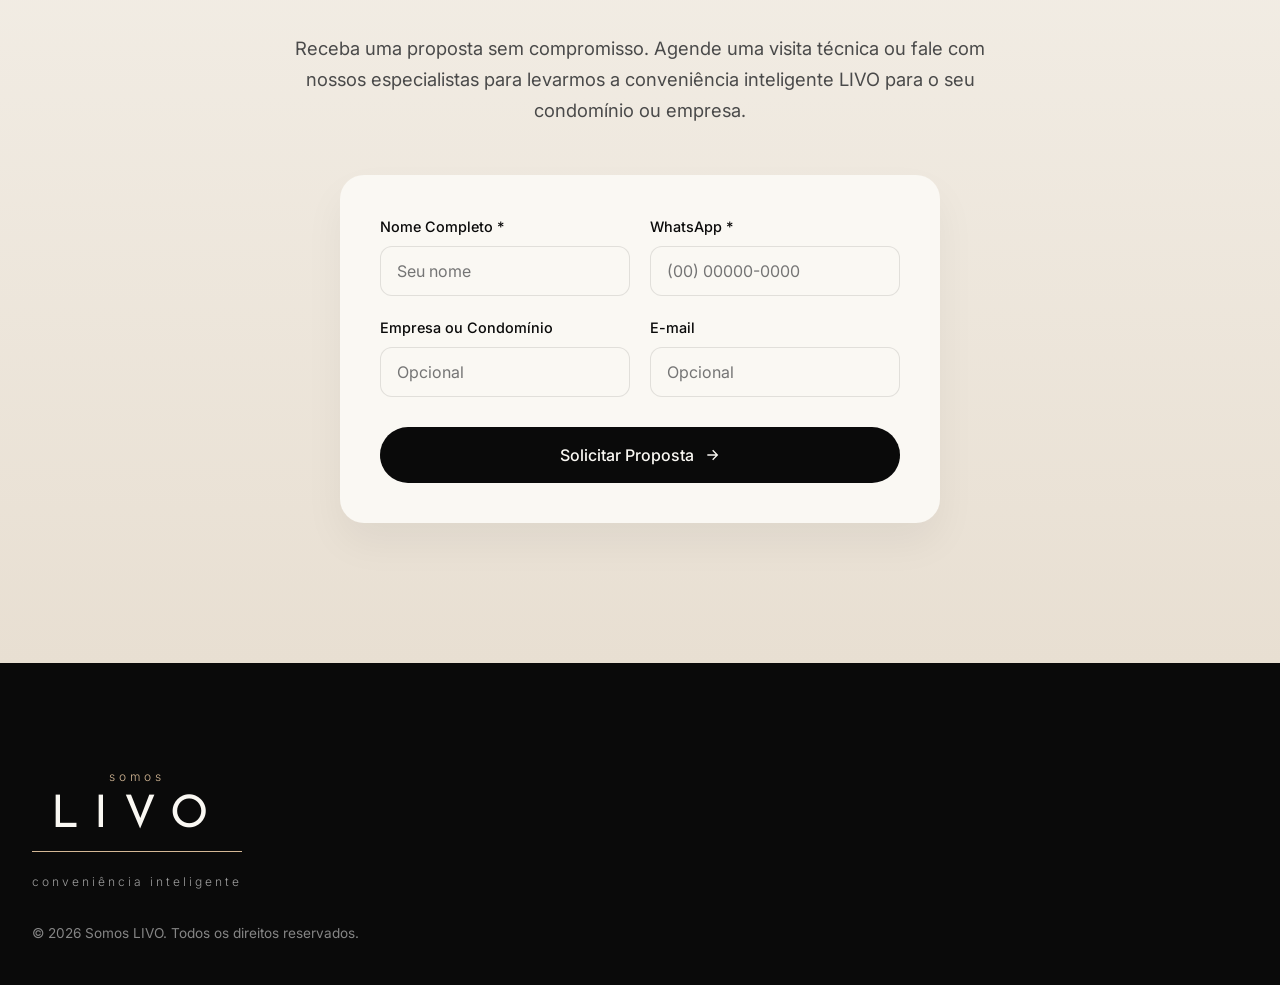
<file: linhas.html>
<!DOCTYPE html>
<html lang="pt-BR">

<head>
  <meta charset="UTF-8" />
  <meta name="viewport" content="width=device-width, initial-scale=1.0" />
  <title>Geladeiras Inteligentes e Minimercados Autônomos | Linhas Somos LIVO</title>
  <meta name="description" content="Conheça as linhas Somos LIVO: Signature, Colors, Verão e Corporate. Geladeiras inteligentes e minimercados autônomos personalizados para condomínios e empresas, com instalação gratuita." />
  <meta name="keywords" content="somos livo linhas, geladeira inteligente condomínio, minimercado autônomo personalizado, livo signature, livo corporate, livo colors, conveniência inteligente empresa" />
  <meta name="author" content="Somos LIVO" />
  <meta name="robots" content="index, follow" />
  
  <!-- Canonical da página própria -->
  <link rel="canonical" href="https://www.somoslivo.com.br/linhas.html" />
  
  <!-- Open Graph / Redes Sociais -->
  <meta property="og:type" content="website" />
  <meta property="og:title" content="Geladeiras Inteligentes e Minimercados Autônomos | Somos LIVO" />
  <meta property="og:description" content="Conheça as linhas Signature, Colors, Verão e Corporate. Geladeiras inteligentes e minimercados autônomos personalizados para condomínios e empresas com instalação gratuita." />
  <meta property="og:site_name" content="Somos LIVO" />
  <meta property="og:url" content="https://www.somoslivo.com.br/linhas.html" />
  <meta property="og:image" content="https://www.somoslivo.com.br/Imagens/BannerLinhaSignature.png" />
  <meta property="og:image:width" content="1200" />
  <meta property="og:image:height" content="630" />
  <meta property="og:image:type" content="image/png" />
  <meta property="og:locale" content="pt_BR" />
  
  <!-- Twitter -->
  <meta name="twitter:card" content="summary_large_image" />
  <meta name="twitter:title" content="Linhas de Minimercados Autônomos | Somos LIVO" />
  <meta name="twitter:description" content="Signature, Colors, Verão e Corporate: geladeiras inteligentes e minimercados personalizados com instalação gratuita." />
  <meta name="twitter:image" content="https://www.somoslivo.com.br/Imagens/BannerLinhaSignature.png" />

  <!-- Schema.org: Service para as linhas de produto -->
  <script type="application/ld+json">
  {
    "@context": "https://schema.org",
    "@type": "Service",
    "name": "Somos LIVO — Linhas de Minimercados Autônomos e Geladeiras Inteligentes",
    "provider": {
      "@type": "Organization",
      "name": "Somos LIVO",
      "url": "https://www.somoslivo.com.br/"
    },
    "description": "Quatro linhas de minimercados autônomos e geladeiras inteligentes para condomínios e empresas: Signature (premium), Colors (personalizado), Verão (vibrante) e Corporate (corporativo).",
    "areaServed": [
      { "@type": "City", "name": "Brasília" },
      { "@type": "State", "name": "Distrito Federal" },
      { "@type": "City", "name": "Rio de Janeiro" }
    ],
    "offers": {
      "@type": "Offer",
      "price": "0",
      "priceCurrency": "BRL",
      "description": "Instalação e operação gratuitas para o condomínio ou empresa"
    }
  }
  </script>
  <link rel="preconnect" href="https://fonts.googleapis.com">
  <link rel="preconnect" href="https://fonts.gstatic.com" crossorigin>
  <link
    href="https://fonts.googleapis.com/css2?family=Inter:wght@300;400;500;600&family=Josefin+Sans:wght@300;400;500;600&family=Montserrat:wght@400;500;600;700&family=Dancing+Script:wght@500;600;700&display=swap"
    rel="stylesheet">
  <link rel="stylesheet" href="style.css">
</head>

<body>

  <header class="header" id="header">
    <div class="container">
      <nav class="nav">
        <a href="index.html" class="brand-logo header-logo" style="text-decoration: none;">
          <span class="somos">somos</span>
          <span class="livo">LIVO</span>
          <div class="line"></div>
          <span class="tagline">conveniência inteligente</span>
        </a>
        <ul class="nav-links">
          <li><a href="index.html#como-funciona">Como Funciona</a></li>
          <li><a href="index.html#beneficios-gestor">Benefícios</a></li>
          <li><a href="linhas.html" class="active">Nossas Linhas</a></li>
          <li><a href="faq.html">Dúvidas</a></li>
          <li class="nav-mobile-cta"><a href="#contato" class="nav-cta-btn">Levar para meu espaço</a></li>
        </ul>
        <a href="#contato" class="nav-cta">Levar para meu espaço</a>
        <button class="menu-toggle" id="menuToggle" aria-label="Menu">
          <span></span><span></span><span></span>
        </button>
      </nav>
    </div>
  </header>
  <section class="hero" id="linhas-hero" style="padding: 160px 0 80px; background: var(--cream);">
    <div class="container">
      <div class="hero-text" style="max-width: 800px; margin: 0 auto; text-align: center;">
        <span class="eyebrow">Design e Tecnologia</span>
        <h1 style="margin-bottom: 20px;">Nossas Linhas de Negócio</h1>
        <p class="hero-subtitle" style="margin-bottom: 0;">
          Explore as diferentes identidades visuais da Somos LIVO. Projetamos geladeiras inteligentes e 
          minimercados autônomos sob medida para valorizar o seu condomínio ou empresa com custo zero de implantação.
        </p>
      </div>
    </div>
  </section>
  

  <!-- SIGNATURE SECTION -->
  <section class="line-section signature" id="signature">
    <div class="sig-pattern"></div>
    <div class="container">
      <div class="sig-grid">
        <div class="sig-content">
          <span class="eyebrow">Linha Signature</span>
        <h2>Elegância que valoriza o seu espaço</h2>
        <div class="sig-tagline">"O essencial, disponível para você."</div>
        <p class="sig-description">
          A linha Signature representa o ápice da sofisticação minimalista. Com paleta neutra
          em tons de bege, dourado e cinza, e acabamentos premium, foi desenvolvida para
          ambientes que valorizam discrição e atemporalidade — condomínios de alto padrão,
          hotéis boutique, escritórios executivos e espaços que buscam uma solução de
          conveniência sem comprometer a estética refinada.
        </p>
        <div class="sig-features">
          <div class="sig-feature">
            <svg viewBox="0 0 24 24" fill="none" stroke="currentColor" stroke-width="1.5">
              <circle cx="12" cy="12" r="10" />
              <polyline points="12 6 12 12 16 14" />
            </svg>
            <span>Design minimalista e atemporal que se integra a ambientes sofisticados</span>
          </div>
          <div class="sig-feature">
            <svg viewBox="0 0 24 24" fill="none" stroke="currentColor" stroke-width="1.5">
              <path d="M12 2L2 7l10 5 10-5-10-5z" />
              <path d="M2 17l10 5 10-5" />
            </svg>
            <span>Acabamentos premium com materiais de alta qualidade</span>
          </div>
          <div class="sig-feature">
            <svg viewBox="0 0 24 24" fill="none" stroke="currentColor" stroke-width="1.5">
              <rect x="3" y="3" width="18" height="18" rx="2" />
              <path d="M9 9h6v6H9z" />
            </svg>
            <span>Padrão gráfico geométrico sutil que transmite exclusividade</span>
          </div>
        </div>
        <div class="sig-colors">
          <div class="sig-color" style="background: #F5F1EA;"></div>
          <div class="sig-color" style="background: #D4C8B8;"></div>
          <div class="sig-color" style="background: #B8A88A;"></div>
          <div class="sig-color" style="background: #6B6B6B;"></div>
          <div class="sig-color" style="background: #2C2C2C;"></div>
        </div>
        </div>
        <div class="sig-visual" style="padding: 0; background: transparent;">
          <img src="Imagens/BannerLinhaSignature.png" alt="Somos LIVO Linha Signature — Minimercado autônomo premium e geladeira inteligente para condomínio" style="max-width: 100%; width: auto; height: auto; display: block; margin: 0 auto;" loading="lazy" decoding="async">
        </div>
      </div>
    </div>
  </section>

  <!-- COLORS SECTION -->
  <section class="line-section colors" id="colors">
    <div class="container">
      <div class="col-grid">
        <div class="col-visual" style="padding: 0; background: transparent;">
          <img src="Imagens/BannerLinhaColors.png" alt="Somos LIVO Linha Colors — Geladeira inteligente personalizada para academias, condomínios e coworkings" style="max-width: 100%; width: auto; height: auto; display: block; position: relative; z-index: 1; margin: 0 auto;" loading="lazy" decoding="async">
        </div>
        <div class="col-content">
          <span class="eyebrow">Linha Colors</span>
          <h2>Personalize sua cor. Personalize sua experiência.</h2>
          <div class="col-tagline">"Sua LIVO, do seu jeito."</div>
          <p class="col-description">
            A linha Colors é o coração do nosso portfólio — versátil, adaptável e escalável.
            Com uma paleta vibrante de cinco cores (lime, azul, laranja, rosa e roxo), permite
            personalização total para combinar com a identidade visual da sua marca, do seu espaço
            ou do seu público. É a escolha ideal para academias, universidades, coworkings modernos
            e condomínios que querem transmitir energia e inovação.
          </p>
          <div class="col-features">
            <div class="col-feature">
              <svg viewBox="0 0 24 24" fill="none" stroke="currentColor" stroke-width="2">
                <circle cx="12" cy="12" r="10" />
                <polyline points="12 6 12 12 16 14" />
              </svg>
              <span>Paleta de 5 cores vibrantes para máxima personalização</span>
            </div>
            <div class="col-feature">
              <svg viewBox="0 0 24 24" fill="none" stroke="currentColor" stroke-width="2">
                <path d="M12 2L2 7l10 5 10-5-10-5z" />
                <path d="M2 17l10 5 10-5" />
              </svg>
              <span>Comunicação visual adaptável ao seu público</span>
            </div>
            <div class="col-feature">
              <svg viewBox="0 0 24 24" fill="none" stroke="currentColor" stroke-width="2">
                <rect x="3" y="3" width="18" height="18" rx="2" />
                <path d="M9 9h6v6H9z" />
              </svg>
              <span>Produto principal de escala com melhor custo-benefício</span>
            </div>
            <div class="col-feature">
              <svg viewBox="0 0 24 24" fill="none" stroke="currentColor" stroke-width="2">
                <path
                  d="M20.84 4.61a5.5 5.5 0 0 0-7.78 0L12 5.67l-1.06-1.06a5.5 5.5 0 0 0-7.78 7.78l1.06 1.06L12 21.23l7.78-7.78 1.06-1.06a5.5 5.5 0 0 0 0-7.78z" />
              </svg>
              <span>Experiência alinhada com o seu ambiente</span>
            </div>
          </div>
          <div class="col-colors">
            <div class="col-color" style="background: #C6D600;"></div>
            <div class="col-color" style="background: #008BD2;"></div>
            <div class="col-color" style="background: #FF6A00;"></div>
            <div class="col-color" style="background: #FF2E8A;"></div>
            <div class="col-color" style="background: #7A2B8E;"></div>
          </div>
        </div>
      </div>
    </div>
  </section>

  <!-- VERÃO SECTION -->
  <section class="line-section verao" id="verao">
    <div class="verao-bg"></div>
    <div class="container">
      <div class="verao-grid">
        <div class="verao-content">
          <span class="eyebrow">Linha Verão</span>
          <h2>Energia que chama atenção</h2>
          <div class="verao-tagline">"Mais energia. Mais cor. Mais LIVO."</div>
          <p class="verao-description">
            A linha Verão foi desenvolvida para ambientes que querem se destacar e criar
            experiências memoráveis. Com cores neon vibrantes (amarelo, rosa, ciano, laranja
            e roxo) sobre fundo escuro, cria um ambiente instagramável e altamente fotogênico.
            Perfeita para academias modernas, espaços de entretenimento, festivais e eventos
            que querem transmitir juventude, energia e vanguarda.
          </p>
          <div class="verao-features">
            <div class="verao-feature">
              <svg viewBox="0 0 24 24" fill="none" stroke="currentColor" stroke-width="2">
                <circle cx="12" cy="12" r="10" />
                <polyline points="12 6 12 12 16 14" />
              </svg>
              <span>Cores neon de alto impacto visual que criam ambiente instagramável</span>
            </div>
            <div class="verao-feature">
              <svg viewBox="0 0 24 24" fill="none" stroke="currentColor" stroke-width="2">
                <path d="M12 2L2 7l10 5 10-5-10-5z" />
                <path d="M2 17l10 5 10-5" />
              </svg>
              <span>Ferramenta poderosa de marketing e engajamento visual</span>
            </div>
            <div class="verao-feature">
              <svg viewBox="0 0 24 24" fill="none" stroke="currentColor" stroke-width="2">
                <rect x="3" y="3" width="18" height="18" rx="2" />
                <path d="M9 9h6v6H9z" />
              </svg>
              <span>Experiência que fica na memória e gera compartilhamento</span>
            </div>
          </div>
          <div class="verao-colors">
            <div class="verao-color" style="background: #CCFF00;"></div>
            <div class="verao-color" style="background: #FF1493;"></div>
            <div class="verao-color" style="background: #00FFFF;"></div>
            <div class="verao-color" style="background: #FF6600;"></div>
            <div class="verao-color" style="background: #9932CC;"></div>
          </div>
        </div>
        <div class="verao-visual" style="padding: 0; background: transparent;">
          <div class="neon-glow" style="z-index: 2; pointer-events: none;"></div>
          <img src="Imagens/BannerLinhaColorsNeon.png" alt="Somos LIVO Linha Verão — Conveniência autônoma colorida com design neon vibrante" style="max-width: 100%; width: auto; height: auto; display: block; position: relative; z-index: 1; margin: 0 auto;" loading="lazy" decoding="async">
        </div>
      </div>
    </div>
  </section>

  <!-- CORPORATE SECTION -->
  <section class="line-section corporate" id="corporate">
    <div class="corp-pattern"></div>
    <div class="container">
      <div class="corp-grid">
        <div class="corp-visual" style="padding: 0; background: transparent;">
          <img src="Imagens/BannerLinhaCorporate.png" alt="Somos LIVO Linha Corporate — Mercadinho autônomo e geladeiras inteligentes para escritórios e empresas" style="max-width: 100%; width: auto; height: auto; display: block; position: relative; z-index: 1; margin: 0 auto;" loading="lazy" decoding="async">
        </div>
        <div class="corp-content">
          <span class="eyebrow">Linha Corporate</span>
          <h2>Inteligência que impulsiona ambientes e pessoas</h2>
          <div class="corp-tagline">"Soluções inteligentes para empresas que avançam."</div>
          <p class="corp-description">
            A linha Corporate foi pensada para escritórios, sedes corporativas e ambientes
            empresariais que valorizam profissionalismo, eficiência e tecnologia. Com paleta
            em azul marinho, teal e cinza, transmite confiança, seriedade e inovação —
            alinhada à identidade de empresas que querem oferecer o melhor para suas equipes
            e clientes, reforçando uma cultura de praticidade e cuidado.
          </p>
          <div class="corp-features">
            <div class="corp-feature">
              <svg viewBox="0 0 24 24" fill="none" stroke="currentColor" stroke-width="1.5">
                <circle cx="12" cy="12" r="10" />
                <polyline points="12 6 12 12 16 14" />
              </svg>
              <span>Identidade visual alinhada a ambientes corporativos</span>
            </div>
            <div class="corp-feature">
              <svg viewBox="0 0 24 24" fill="none" stroke="currentColor" stroke-width="1.5">
                <path d="M12 2L2 7l10 5 10-5-10-5z" />
                <path d="M2 17l10 5 10-5" />
              </svg>
              <span>Transmite confiança, eficiência e inovação</span>
            </div>
            <div class="corp-feature">
              <svg viewBox="0 0 24 24" fill="none" stroke="currentColor" stroke-width="1.5">
                <rect x="3" y="3" width="18" height="18" rx="2" />
                <path d="M9 9h6v6H9z" />
              </svg>
              <span>Ideal para sedes corporativas e centros empresariais</span>
            </div>
          </div>
          <div class="corp-colors">
            <div class="corp-color" style="background: #0D1B2A;"></div>
            <div class="corp-color" style="background: #133B5C;"></div>
            <div class="corp-color" style="background: #0FA38E;"></div>
            <div class="corp-color" style="background: #7A8087;"></div>
            <div class="corp-color" style="background: #111111;"></div>
          </div>
        </div>
      </div>
    </div>
  </section>

  <!-- COMPARISON SECTION -->
  <section class="comparison">
    <div class="container">
      <div class="comparison-header">
        <span class="eyebrow">Comparativo</span>
        <h2>O que muda, o que permanece</h2>
        <p>
          Entenda as diferenças entre as linhas e escolha a que melhor se adapta
          ao seu espaço, seu público e seus objetivos.
        </p>
      </div>
      <div class="comparison-grid">
        <div class="comparison-card sig">
          <h3>Signature</h3>
          <ul>
            <li>Ambientes premium e sofisticados</li>
            <li>Condomínios de alto padrão</li>
            <li>Hotéis boutique e spas</li>
            <li>Espaços corporativos executivos</li>
            <li>Paleta neutra e minimalista</li>
            <li>Discrição e elegância atemporal</li>
          </ul>
        </div>
        <div class="comparison-card col">
          <h3>Colors</h3>
          <ul>
            <li>Ambientes modernos e dinâmicos</li>
            <li>Academias e centros esportivos</li>
            <li>Universidades e escolas</li>
            <li>Coworkings e hubs de inovação</li>
            <li>Personalização total de cores</li>
            <li>Versatilidade e escala</li>
          </ul>
        </div>
        <div class="comparison-card ver">
          <h3>Verão</h3>
          <ul>
            <li>Ambientes jovens e energéticos</li>
            <li>Academias de alta performance</li>
            <li>Espaços de entretenimento</li>
            <li>Eventos e experiências temporárias</li>
            <li>Alto impacto visual</li>
            <li>Ambiente instagramável</li>
          </ul>
        </div>
        <div class="comparison-card corp">
          <h3>Corporate</h3>
          <ul>
            <li>Sedes corporativas e escritórios</li>
            <li>Centros empresariais</li>
            <li>Empresas de tecnologia</li>
            <li>Ambientes que valorizam eficiência</li>
            <li>Paleta profissional e sóbria</li>
            <li>Confiança e inovação</li>
          </ul>
        </div>
      </div>
    </div>
  </section>

  <section class="cta-section" id="contato">
    <div class="container">
      <span class="eyebrow">Próximo Passo</span>
      <h2>Pronto para modernizar seu espaço?</h2>
      <p>
        Receba uma proposta sem compromisso. Agende uma visita técnica ou fale com nossos especialistas para levarmos a conveniência inteligente LIVO para o seu condomínio ou empresa.
      </p>
      <form class="contact-form" action="#" method="POST" onsubmit="event.preventDefault(); alert('Formulário enviado com sucesso! Em breve entraremos em contato.');">
        <div class="form-row">
          <div class="form-group half">
            <label for="nome">Nome Completo *</label>
            <input type="text" id="nome" class="form-control" placeholder="Seu nome" required>
          </div>
          <div class="form-group half">
            <label for="telefone">WhatsApp *</label>
            <input type="tel" id="telefone" class="form-control" placeholder="(00) 00000-0000" required>
          </div>
        </div>
        <div class="form-row">
          <div class="form-group half">
            <label for="condominio">Empresa ou Condomínio</label>
            <input type="text" id="condominio" class="form-control" placeholder="Opcional">
          </div>
          <div class="form-group half">
            <label for="email">E-mail</label>
            <input type="email" id="email" class="form-control" placeholder="Opcional">
          </div>
        </div>
        <button type="submit" class="btn-primary" style="margin-top: 10px; width: 100%; justify-content: center;">
          Solicitar Proposta
          <svg width="16" height="16" viewBox="0 0 24 24" fill="none" stroke="currentColor" stroke-width="2">
            <path d="M5 12h14M13 5l7 7-7 7" />
          </svg>
        </button>
      </form>
    </div>
  </section>


  <!-- FOOTER -->
  <footer class="footer">
    <div class="container">
      <a href="index.html" class="brand-logo" style="text-decoration: none;">
        <span class="somos">somos</span>
        <span class="livo">LIVO</span>
        <div class="line"></div>
        <span class="tagline">conveniência inteligente</span>
      </a>
      <p>© 2026 Somos LIVO. Todos os direitos reservados.</p>
    </div>
  </footer>

  <script>
    // Header scroll effect
    const header = document.getElementById('header');
    window.addEventListener('scroll', () => {
      header.classList.toggle('scrolled', window.scrollY > 50);
    });

    // Mobile menu toggle
    const menuToggle = document.getElementById('menuToggle');
    const navLinks = document.querySelector('.nav-links');
    menuToggle.addEventListener('click', () => {
      menuToggle.classList.toggle('active');
      navLinks.classList.toggle('open');
    });

    // Close mobile menu when a link is clicked (UX best practice)
    document.querySelectorAll('.nav-links a').forEach(link => {
      link.addEventListener('click', () => {
        menuToggle.classList.remove('active');
        navLinks.classList.remove('open');
      });
    });

    // Smooth scroll for anchor links
    document.querySelectorAll('a[href^="#"]').forEach(anchor => {
      anchor.addEventListener('click', function (e) {
        e.preventDefault();
        const target = document.querySelector(this.getAttribute('href'));
        if (target) {
          target.scrollIntoView({ behavior: 'smooth', block: 'start' });
        }
      });
    });

    // FAQ Accordion
    document.querySelectorAll('.faq-item').forEach(item => {
      item.addEventListener('click', () => {
        const isActive = item.classList.contains('active');
        document.querySelectorAll('.faq-item').forEach(i => i.classList.remove('active'));
        if (!isActive) item.classList.add('active');
      });
    });
    // Scroll Animations setup
    const animateElements = document.querySelectorAll('.step-card, .testimonial-card, .logos-grid, .photo-card, .table-responsive, .manager-card, .line-card, .comparison-card, .benefit-card, .sig-content, .col-content, .verao-content, .corp-content, .manager-header, .overview-header, .comparison-header, .benefits-header, .faq-header, .cta-section h2, .cta-section p, .contact-form, .hero h1, .hero p, .hero-buttons, .faq-item');
    
    animateElements.forEach((el, index) => {
      el.classList.add('animate-on-scroll');
      // Add a slight stagger effect based on the element's position
      if(index % 3 === 1) el.style.transitionDelay = '0.1s';
      if(index % 3 === 2) el.style.transitionDelay = '0.2s';
    });

    
    // Number Counters Animation
    const numberItems = document.querySelectorAll('.number-value');
    let counted = false;

    const startCounters = () => {
      numberItems.forEach(item => {
        const target = +item.getAttribute('data-target');
        const countEl = item.querySelector('.count');
        const duration = 2000; // ms
        const increment = target / (duration / 16); // 60fps

        let current = 0;
        const updateCounter = () => {
          current += increment;
          if (current < target) {
            countEl.innerText = Math.ceil(current);
            requestAnimationFrame(updateCounter);
          } else {
            countEl.innerText = target;
          }
        };
        updateCounter();
      });
    };

    const numbersSection = document.getElementById('counters-grid');
    if (numbersSection) {
      const numObserver = new IntersectionObserver((entries) => {
        if(entries[0].isIntersecting && !counted) {
          counted = true;
          startCounters();
        }
      }, { threshold: 0.5 });
      numObserver.observe(numbersSection);
    }

    const observerOptions = {
      root: null,
      rootMargin: '0px',
      threshold: 0.1
    };
    
    const observer = new IntersectionObserver((entries, observer) => {
      entries.forEach(entry => {
        if (entry.isIntersecting) {
          entry.target.classList.add('is-visible');
          observer.unobserve(entry.target);
        }
      });
    }, observerOptions);

    setTimeout(() => {
      document.querySelectorAll('.animate-on-scroll').forEach(el => {
        observer.observe(el);
      });
    }, 100);
  </script>


  <a href="https://wa.me/5561992852849?text=Olá!%20Quero%20conhecer%20a%20solução%20LIVO." class="whatsapp-float" target="_blank" rel="noopener" aria-label="Falar no WhatsApp">
    <svg viewBox="0 0 24 24" fill="currentColor">
      <path d="M17.472 14.382c-.297-.149-1.758-.867-2.03-.967-.273-.099-.471-.148-.67.15-.197.297-.767.966-.94 1.164-.173.199-.347.223-.644.075-.297-.15-1.255-.463-2.39-1.475-.883-.788-1.48-1.761-1.653-2.059-.173-.297-.018-.458.13-.606.134-.133.298-.347.446-.52.149-.174.198-.298.298-.497.099-.198.05-.371-.025-.52-.075-.149-.669-1.612-.916-2.207-.242-.579-.487-.5-.669-.51a12.8 12.8 0 0 0-.57-.01c-.198 0-.52.074-.792.372-.272.297-1.04 1.016-1.04 2.479 0 1.462 1.065 2.875 1.213 3.074.149.198 2.096 3.2 5.077 4.487.709.306 1.262.489 1.694.625.712.227 1.36.195 1.871.118.571-.085 1.758-.719 2.006-1.413.248-.694.248-1.289.173-1.413-.074-.124-.272-.198-.57-.347m-5.421 7.403h-.004a9.87 9.87 0 0 1-5.031-1.378l-.361-.214-3.741.982.998-3.648-.235-.374a9.86 9.86 0 0 1-1.51-5.26c.001-5.45 4.436-9.884 9.888-9.884 2.64 0 5.122 1.03 6.988 2.898a9.825 9.825 0 0 1 2.893 6.994c-.003 5.45-4.437 9.884-9.885 9.884m8.413-18.297A11.815 11.815 0 0 0 12.05 0C5.495 0 .16 5.335.157 11.892c0 2.096.547 4.142 1.588 5.945L.057 24l6.305-1.654a11.882 11.882 0 0 0 5.683 1.448h.005c6.554 0 11.89-5.335 11.893-11.893a11.821 11.821 0 0 0-3.48-8.413Z"/>
    </svg>
  </a>

</body>

</html>
</file>
<file: style.css>
* {
      box-sizing: border-box;
      margin: 0;
      padding: 0;
      -webkit-tap-highlight-color: transparent;
    }

    html, body {
      max-width: 100%;
      overflow-x: hidden;
    }

    html {
      scroll-behavior: smooth;
    }

    :root {
      /* Cores Base */
      --cream: #F5F1EA;
      --beige: #D4B896;
      --beige-light: #E8DFD2;
      --black: #0A0A0A;
      --gray: #4A4A4A;
      --gray-light: #9A9A9A;
      --white: #FAF8F3;

      /* Signature */
      --sig-cream: #F5F1EA;
      --sig-beige: #D4C8B8;
      --sig-gold: #B8A88A;
      --sig-gray: #6B6B6B;
      --sig-dark: #2C2C2C;

      /* Colors */
      --col-lime: #C6D600;
      --col-blue: #008BD2;
      --col-orange: #FF6A00;
      --col-pink: #FF2E8A;
      --col-purple: #7A2B8E;

      /* Verão */
      --ver-yellow: #CCFF00;
      --ver-pink: #FF1493;
      --ver-cyan: #00FFFF;
      --ver-orange: #FF6600;
      --ver-purple: #9932CC;

      /* Corporate */
      --corp-navy: #0D1B2A;
      --corp-blue: #133B5C;
      --corp-teal: #0FA38E;
      --corp-gray: #7A8087;
      --corp-dark: #111111;

      --transition: 0.4s cubic-bezier(0.4, 0, 0.2, 1);
    }

    body {
      font-family: 'Inter', sans-serif;
      background: var(--cream);
      color: var(--black);
      line-height: 1.6;
      overflow-x: hidden;
    }

    .container {
      max-width: 1400px;
      margin: 0 auto;
      padding: 0 32px;
    }

    h1,
    h2,
    h3 {
      font-family: 'Josefin Sans', sans-serif;
      font-weight: 300;
      letter-spacing: -0.01em;
    }

    h1 {
      font-size: clamp(2.5rem, 6vw, 4.5rem);
    }

    h2 {
      font-size: clamp(2rem, 4.5vw, 3.5rem);
    }

    h3 {
      font-size: clamp(1.3rem, 2.5vw, 1.8rem);
    }

    .eyebrow {
      font-family: 'Inter', sans-serif;
      font-size: 0.75rem;
      font-weight: 600;
      letter-spacing: 0.3em;
      text-transform: uppercase;
      color: var(--gray-light);
      margin-bottom: 24px;
      display: block;
    }

    /* LOGO */
    .brand-logo {
      display: inline-flex;
      flex-direction: column;
      align-items: center;
      gap: 0;
    }

    .brand-logo .somos {
      font-family: 'Inter', sans-serif;
      font-size: 0.75rem;
      font-weight: 300;
      letter-spacing: 0.35em;
      text-transform: lowercase;
      color: var(--beige);
      margin-bottom: 8px;
    }

    .brand-logo .livo {
      font-family: 'Josefin Sans', sans-serif;
      font-size: 2.8rem;
      font-weight: 400;
      letter-spacing: 0.35em;
      text-transform: uppercase;
      color: var(--black);
      line-height: 1;
    }

    .brand-logo .line {
      width: 100%;
      height: 1.5px;
      background: var(--beige);
      margin: 12px 0;
    }

    .brand-logo .tagline {
      font-family: 'Inter', sans-serif;
      font-size: 0.75rem;
      font-weight: 300;
      letter-spacing: 0.25em;
      text-transform: lowercase;
      color: var(--gray);
      margin-top: 8px;
    }

    /* Header */
    .header {
      position: fixed;
      top: 0;
      left: 0;
      right: 0;
      z-index: 100;
      padding: 28px 0;
      background: rgba(245, 241, 234, 0.95);
      backdrop-filter: blur(20px);
      border-bottom: 1px solid transparent;
      transition: all var(--transition);
    }

    .header.scrolled {
      border-bottom-color: rgba(10, 10, 10, 0.08);
      padding: 18px 0;
    }

    .nav {
      display: flex;
      align-items: center;
      justify-content: space-between;
    }

    .brand-logo.header-logo {
      transform: scale(0.75);
      transform-origin: left center;
    }

    .brand-logo.header-logo .somos {
      font-size: 0.65rem;
    }

    .brand-logo.header-logo .livo {
      font-size: 2.2rem;
    }

    .brand-logo.header-logo .line {
      height: 1px;
      margin: 8px 0;
    }

    .brand-logo.header-logo .tagline {
      font-size: 0.65rem;
    }

    .nav-links {
      display: flex;
      gap: 36px;
      list-style: none;
    }

    .nav-mobile-cta {
      display: none;
    }

    .nav-links a {
      font-size: 0.82rem;
      color: var(--gray);
      transition: color var(--transition);
      font-weight: 400;
    }

    .nav-links a:hover {
      color: var(--black);
    }

    .nav-cta {
      padding: 12px 28px;
      background: var(--black);
      color: var(--white);
      border-radius: 999px;
      font-size: 0.82rem;
      font-weight: 500;
      transition: all var(--transition);
    }

    .nav-cta:hover {
      background: var(--gray);
      transform: translateY(-2px);
    }

    .menu-toggle {
      display: none;
      flex-direction: column;
      gap: 6px;
      padding: 8px;
    }

    .menu-toggle span {
      width: 22px;
      height: 1.5px;
      background: var(--black);
      transition: var(--transition);
    }

    /* Hero Section */
    .hero {
      padding: 220px 0 140px;
      background: var(--cream);
      text-align: center;
      position: relative;
      overflow: hidden;
    }

    .hero::before {
      content: '';
      position: absolute;
      top: -50%;
      right: -20%;
      width: 800px;
      height: 800px;
      background: radial-gradient(circle, rgba(212, 184, 150, 0.15) 0%, transparent 70%);
      border-radius: 50%;
    }

    .hero h1 {
      margin-bottom: 32px;
      font-weight: 300;
      max-width: 1000px;
      margin-left: auto;
      margin-right: auto;
      position: relative;
      z-index: 1;
    }

    .hero h1 em {
      font-style: italic;
      color: var(--beige);
    }

    .hero-subtitle {
      font-size: 1.15rem;
      color: var(--gray);
      max-width: 800px;
      margin: 0 auto 56px;
      line-height: 1.8;
      position: relative;
      z-index: 1;
    }

    .hero-buttons {
      display: flex;
      gap: 16px;
      justify-content: center;
      flex-wrap: wrap;
      position: relative;
      z-index: 1;
    }

    .btn-primary {
      padding: 18px 36px;
      background: var(--black);
      color: var(--white);
      border-radius: 999px;
      font-weight: 500;
      font-size: 0.9rem;
      transition: all var(--transition);
      display: inline-flex;
      align-items: center;
      gap: 10px;
    }

    .btn-primary:hover {
      background: var(--gray);
      transform: translateY(-3px);
      box-shadow: 0 12px 32px rgba(0, 0, 0, 0.15);
    }

    .btn-secondary {
      padding: 18px 36px;
      background: transparent;
      color: var(--black);
      border: 2px solid var(--black);
      border-radius: 999px;
      font-weight: 500;
      font-size: 0.9rem;
      transition: all var(--transition);
    }

    .btn-secondary:hover {
      background: var(--black);
      color: var(--white);
    }

    /* Manager Benefits */
    .manager-benefits {
      padding: 120px 0;
      background: var(--white);
      border-bottom: 1px solid rgba(0, 0, 0, 0.05);
    }

    .manager-header {
      text-align: center;
      max-width: 800px;
      margin: 0 auto 60px;
    }

    .manager-header h2 {
      margin-bottom: 24px;
      font-weight: 300;
    }

    .manager-header p {
      font-size: 1.1rem;
      color: var(--gray);
      line-height: 1.7;
    }

    .manager-grid {
      display: grid;
      grid-template-columns: repeat(3, 1fr);
      gap: 32px;
    }

    .manager-card {
      padding: 40px;
      border-radius: 24px;
      background: var(--cream);
      text-align: left;
    }

    .manager-card .icon-wrapper {
      width: 64px;
      height: 64px;
      background: var(--black);
      color: var(--beige);
      border-radius: 16px;
      display: flex;
      align-items: center;
      justify-content: center;
      margin-bottom: 24px;
    }

    .manager-card h3 {
      font-family: 'Josefin Sans', sans-serif;
      font-size: 1.5rem;
      margin-bottom: 16px;
      color: var(--black);
    }

    .manager-card p {
      color: var(--gray);
      line-height: 1.6;
    }

    /* Lines Overview Grid */
    .lines-overview {
      padding: 120px 0;
      background: var(--white);
    }

    .overview-header {
      text-align: center;
      max-width: 800px;
      margin: 0 auto 80px;
    }

    .overview-header h2 {
      margin-bottom: 24px;
      font-weight: 300;
    }

    .overview-header p {
      font-size: 1.1rem;
      color: var(--gray);
      line-height: 1.7;
    }

    .lines-grid {
      display: grid;
      grid-template-columns: repeat(4, 1fr);
      gap: 24px;
    }

    .line-card {
      aspect-ratio: 3/4;
      border-radius: 24px;
      padding: 40px 32px;
      display: flex;
      flex-direction: column;
      justify-content: space-between;
      transition: all var(--transition);
      position: relative;
      overflow: hidden;
      cursor: pointer;
    }

    .line-card:hover {
      transform: translateY(-8px);
      box-shadow: 0 20px 60px rgba(0, 0, 0, 0.12);
    }

    .line-card.signature {
      background: linear-gradient(180deg, var(--sig-cream) 0%, var(--sig-beige) 100%);
      color: var(--sig-dark);
    }

    .line-card.signature::before {
      content: '';
      position: absolute;
      top: 24px;
      left: 24px;
      right: 24px;
      bottom: 24px;
      border: 1.5px solid var(--sig-gold);
      border-radius: 18px;
      pointer-events: none;
    }

    .line-card.colors {
      background: var(--white);
      color: var(--black);
      border: 2px solid rgba(10, 10, 10, 0.08);
    }

    .line-card.colors::before {
      content: '';
      position: absolute;
      top: 0;
      left: 0;
      right: 0;
      height: 5px;
      background: linear-gradient(90deg, var(--col-lime), var(--col-blue), var(--col-orange), var(--col-pink), var(--col-purple));
    }

    .line-card.verao {
      background: linear-gradient(135deg, #0f0f1e 0%, #1a1a2e 100%);
      color: var(--white);
    }

    .line-card.verao::before {
      content: '';
      position: absolute;
      top: 0;
      left: 0;
      right: 0;
      bottom: 0;
      border-radius: 24px;
      padding: 2px;
      background: linear-gradient(135deg, var(--ver-pink), var(--ver-yellow), var(--ver-cyan), var(--ver-orange));
      -webkit-mask: linear-gradient(#fff 0 0) content-box, linear-gradient(#fff 0 0);
      -webkit-mask-composite: xor;
      mask-composite: exclude;
      pointer-events: none;
    }

    .line-card.corporate {
      background: linear-gradient(180deg, var(--corp-navy) 0%, #0a1520 100%);
      color: var(--white);
    }

    .line-card.corporate::before {
      content: '';
      position: absolute;
      top: 24px;
      left: 24px;
      right: 24px;
      bottom: 24px;
      border: 1.5px solid rgba(19, 59, 92, 0.5);
      border-radius: 18px;
      pointer-events: none;
    }

    .line-card-header {
      position: relative;
      z-index: 1;
    }

    .line-card-name {
      font-family: 'Montserrat', sans-serif;
      font-size: 0.75rem;
      font-weight: 600;
      letter-spacing: 0.3em;
      text-transform: uppercase;
      margin-bottom: 16px;
    }

    .line-card.signature .line-card-name {
      color: var(--sig-gold);
    }

    .line-card.colors .line-card-name {
      background: linear-gradient(90deg, var(--col-lime), var(--col-blue), var(--col-orange), var(--col-pink), var(--col-purple));
      -webkit-background-clip: text;
      -webkit-text-fill-color: transparent;
      background-clip: text;
    }

    .line-card.verao .line-card-name {
      font-family: 'Dancing Script', cursive;
      font-size: 2rem;
      letter-spacing: 0;
      text-transform: none;
      color: var(--ver-yellow);
      font-weight: 600;
    }

    .line-card.corporate .line-card-name {
      color: #4A90E2;
    }

    .line-card-tagline {
      font-size: 1rem;
      line-height: 1.5;
      font-weight: 400;
    }

    .line-card.signature .line-card-tagline {
      color: var(--sig-dark);
    }

    .line-card.verao .line-card-tagline,
    .line-card.corporate .line-card-tagline {
      color: rgba(255, 255, 255, 0.9);
    }

    .line-card-footer {
      position: relative;
      z-index: 1;
    }

    .line-card-dots {
      display: flex;
      gap: 10px;
      margin-bottom: 16px;
    }

    .line-card-dots span {
      width: 20px;
      height: 20px;
      border-radius: 50%;
    }

    /* SECTIONS INDIVIDUAIS */
    .line-section {
      padding: 160px 0;
      position: relative;
      overflow: hidden;
    }

    /* SIGNATURE SECTION */
    .line-section.signature {
      background: linear-gradient(180deg, var(--sig-cream) 0%, var(--beige-light) 100%);
      color: var(--sig-dark);
    }

    .line-section.signature .eyebrow {
      color: var(--sig-gold);
    }

    .line-section.signature h2 {
      color: var(--sig-dark);
    }

    .line-section.signature p {
      color: var(--gray);
    }

    .sig-pattern {
      position: absolute;
      top: 0;
      right: 0;
      width: 60%;
      height: 100%;
      background-image: url("data:image/svg+xml,%3Csvg width='60' height='60' viewBox='0 0 60 60' xmlns='http://www.w3.org/2000/svg'%3E%3Cg fill='none' fill-rule='evenodd'%3E%3Cg fill='%23B8A88A' fill-opacity='0.05'%3E%3Cpath d='M36 34v-4h-2v4h-4v2h4v4h2v-4h4v-2h-4zm0-30V0h-2v4h-4v2h4v4h2V6h4V4h-4zM6 34v-4H4v4H0v2h4v4h2v-4h4v-2H6zM6 4V0H4v4H0v2h4v4h2V6h4V4H6z'/%3E%3C/g%3E%3C/g%3E%3C/svg%3E");
      opacity: 0.6;
    }

    .sig-content {
      position: relative;
      z-index: 1;
      max-width: 600px;
    }

    .sig-tagline {
      font-family: 'Montserrat', sans-serif;
      font-size: 1.2rem;
      font-weight: 500;
      letter-spacing: 0.05em;
      margin: 24px 0 32px;
      padding-left: 28px;
      border-left: 3px solid var(--sig-gold);
      color: var(--sig-dark);
    }

    .sig-description {
      font-size: 1.08rem;
      line-height: 1.8;
      margin-bottom: 40px;
      color: var(--gray);
    }

    .sig-features {
      display: flex;
      flex-direction: column;
      gap: 20px;
      margin-bottom: 48px;
    }

    .sig-feature {
      display: flex;
      align-items: center;
      gap: 16px;
      font-size: 0.98rem;
      color: var(--gray);
    }

    .sig-feature svg {
      width: 24px;
      height: 24px;
      color: var(--sig-gold);
      flex-shrink: 0;
    }

    .sig-colors {
      display: flex;
      gap: 14px;
      margin-top: 32px;
    }

    .sig-color {
      width: 36px;
      height: 36px;
      border-radius: 50%;
      border: 2px solid rgba(0, 0, 0, 0.1);
    }

    .sig-grid {
      display: grid;
      grid-template-columns: 1fr 1fr;
      gap: 80px;
      align-items: center;
      position: relative;
      z-index: 1;
    }

    .sig-visual {
      position: relative;
      background: linear-gradient(180deg, var(--sig-cream) 0%, var(--sig-beige) 100%);
      border-radius: 24px;
      box-shadow: 0 30px 80px rgba(0, 0, 0, 0.15);
      overflow: hidden;
      display: flex;
      flex-direction: column;
      align-items: center;
      justify-content: center;
    }

    .sig-visual-placeholder {
      width: 100%;
      height: 100%;
      background: linear-gradient(135deg, rgba(184, 168, 138, 0.2) 0%, rgba(184, 168, 138, 0.1) 100%);
      border-radius: 16px;
      display: flex;
      align-items: center;
      justify-content: center;
      font-family: 'Josefin Sans', sans-serif;
      font-size: 1.2rem;
      letter-spacing: 0.2em;
      color: var(--sig-gold);
      text-transform: uppercase;
    }

    /* COLORS SECTION */
    .line-section.colors {
      background: var(--white);
    }

    .line-section.colors .eyebrow {
      color: var(--col-blue);
    }

    .col-grid {
      display: grid;
      grid-template-columns: 1fr 1fr;
      gap: 80px;
      align-items: center;
    }

    .col-visual {
      position: relative;
      border-radius: 24px;
      overflow: hidden;
      box-shadow: 0 30px 80px rgba(0, 0, 0, 0.12);
      background: linear-gradient(135deg, var(--col-lime) 0%, var(--col-blue) 100%);
      display: flex;
      align-items: center;
      justify-content: center;
    }

    .col-visual::before {
      content: '';
      position: absolute;
      top: 0;
      left: 0;
      right: 0;
      bottom: 0;
      background: linear-gradient(135deg, rgba(198, 214, 0, 0.3) 0%, rgba(0, 139, 210, 0.3) 100%);
    }

    .col-content h2 {
      margin-bottom: 20px;
    }

    .col-tagline {
      font-family: 'Montserrat', sans-serif;
      font-size: 1.15rem;
      font-weight: 500;
      margin: 24px 0 32px;
      padding-left: 28px;
      border-left: 3px solid var(--col-lime);
      color: var(--black);
    }

    .col-description {
      font-size: 1.08rem;
      line-height: 1.8;
      margin-bottom: 40px;
      color: var(--gray);
    }

    .col-features {
      display: grid;
      grid-template-columns: 1fr 1fr;
      gap: 20px;
      margin-bottom: 48px;
    }

    .col-feature {
      display: flex;
      align-items: flex-start;
      gap: 12px;
      font-size: 0.95rem;
      color: var(--gray);
    }

    .col-feature svg {
      width: 22px;
      height: 22px;
      flex-shrink: 0;
    }

    .col-feature:nth-child(1) svg {
      color: var(--col-lime);
    }

    .col-feature:nth-child(2) svg {
      color: var(--col-blue);
    }

    .col-feature:nth-child(3) svg {
      color: var(--col-orange);
    }

    .col-feature:nth-child(4) svg {
      color: var(--col-pink);
    }

    .col-colors {
      display: flex;
      gap: 14px;
    }

    .col-color {
      width: 40px;
      height: 40px;
      border-radius: 50%;
      border: 2px solid rgba(0, 0, 0, 0.1);
    }

    /* VERÃO SECTION */
    .line-section.verao {
      background: linear-gradient(180deg, #0a0a14 0%, #1a1a2e 100%);
      color: var(--white);
      position: relative;
      overflow: hidden;
    }

    .verao-bg {
      position: absolute;
      top: 0;
      left: 0;
      width: 100%;
      height: 100%;
      background:
        radial-gradient(circle at 20% 50%, rgba(255, 20, 147, 0.15) 0%, transparent 50%),
        radial-gradient(circle at 80% 50%, rgba(0, 255, 255, 0.1) 0%, transparent 50%);
    }

    .verao-grid {
      display: grid;
      grid-template-columns: 1fr 1fr;
      gap: 80px;
      align-items: center;
      position: relative;
      z-index: 1;
    }

    .verao-content h2 {
      color: var(--white);
      margin-bottom: 20px;
    }

    .verao-content .eyebrow {
      color: var(--ver-cyan);
    }

    .verao-tagline {
      font-family: 'Dancing Script', cursive;
      font-size: 1.8rem;
      font-weight: 600;
      margin: 24px 0 32px;
      padding-left: 28px;
      border-left: 3px solid var(--ver-pink);
      color: var(--ver-yellow);
    }

    .verao-description {
      font-size: 1.08rem;
      line-height: 1.8;
      margin-bottom: 40px;
      color: rgba(255, 255, 255, 0.85);
    }

    .verao-features {
      display: flex;
      flex-direction: column;
      gap: 20px;
      margin-bottom: 48px;
    }

    .verao-feature {
      display: flex;
      align-items: center;
      gap: 16px;
      font-size: 0.98rem;
      color: rgba(255, 255, 255, 0.9);
    }

    .verao-feature svg {
      width: 24px;
      height: 24px;
      flex-shrink: 0;
    }

    .verao-feature:nth-child(1) svg {
      color: var(--ver-pink);
    }

    .verao-feature:nth-child(2) svg {
      color: var(--ver-yellow);
    }

    .verao-feature:nth-child(3) svg {
      color: var(--ver-cyan);
    }

    .verao-colors {
      display: flex;
      gap: 14px;
    }

    .verao-color {
      width: 36px;
      height: 36px;
      border-radius: 50%;
      border: 2px solid rgba(255, 255, 255, 0.3);
      box-shadow: 0 0 20px rgba(255, 255, 255, 0.2);
    }

    .verao-visual {
      position: relative;
      border-radius: 24px;
      overflow: hidden;
      box-shadow: 0 0 80px rgba(255, 20, 147, 0.3), 0 30px 80px rgba(0, 0, 0, 0.5);
      background: linear-gradient(135deg, #1a1a2e 0%, #0f0f1e 100%);
      display: flex;
      align-items: center;
      justify-content: center;
    }

    .verao-visual::before {
      content: '';
      position: absolute;
      top: 0;
      left: 0;
      right: 0;
      bottom: 0;
      background: linear-gradient(135deg,
          rgba(255, 20, 147, 0.2) 0%,
          rgba(204, 255, 0, 0.1) 50%,
          rgba(0, 255, 255, 0.2) 100%);
    }

    .neon-glow {
      position: absolute;
      width: 80%;
      height: 60%;
      border: 2px solid var(--ver-pink);
      border-radius: 16px;
      box-shadow:
        0 0 20px var(--ver-pink),
        inset 0 0 20px rgba(255, 20, 147, 0.2);
      animation: neonPulse 3s ease-in-out infinite;
    }

    @keyframes neonPulse {

      0%,
      100% {
        opacity: 1;
        box-shadow: 0 0 20px var(--ver-pink), inset 0 0 20px rgba(255, 20, 147, 0.2);
      }

      50% {
        opacity: 0.8;
        box-shadow: 0 0 40px var(--ver-pink), inset 0 0 30px rgba(255, 20, 147, 0.3);
      }
    }

    /* CORPORATE SECTION */
    .line-section.corporate {
      background: linear-gradient(180deg, var(--corp-navy) 0%, #0a1520 100%);
      color: var(--white);
      position: relative;
    }

    .corp-pattern {
      position: absolute;
      top: 0;
      left: 0;
      width: 100%;
      height: 100%;
      background-image: url("data:image/svg+xml,%3Csvg width='100' height='100' viewBox='0 0 100 100' xmlns='http://www.w3.org/2000/svg'%3E%3Cpath d='M11 18c3.866 0 7-3.134 7-7s-3.134-7-7-7-7 3.134-7 7 3.134 7 7 7zm48 25c3.866 0 7-3.134 7-7s-3.134-7-7-7-7 3.134-7 7 3.134 7 7 7zm-43-7c1.657 0 3-1.343 3-3s-1.343-3-3-3-3 1.343-3 3 1.343 3 3 3zm63 31c1.657 0 3-1.343 3-3s-1.343-3-3-3-3 1.343-3 3 1.343 3 3 3zM34 90c1.657 0 3-1.343 3-3s-1.343-3-3-3-3 1.343-3 3 1.343 3 3 3zm56-76c1.657 0 3-1.343 3-3s-1.343-3-3-3-3 1.343-3 3 1.343 3 3 3zM12 86c2.21 0 4-1.79 4-4s-1.79-4-4-4-4 1.79-4 4 1.79 4 4 4zm28-65c2.21 0 4-1.79 4-4s-1.79-4-4-4-4 1.79-4 4 1.79 4 4 4zm23-11c2.76 0 5-2.24 5-5s-2.24-5-5-5-5 2.24-5 5 2.24 5 5 5zm-6 60c2.21 0 4-1.79 4-4s-1.79-4-4-4-4 1.79-4 4 1.79 4 4 4zm29 22c2.76 0 5-2.24 5-5s-2.24-5-5-5-5 2.24-5 5 2.24 5 5 5zM32 63c2.76 0 5-2.24 5-5s-2.24-5-5-5-5 2.24-5 5 2.24 5 5 5zm57-13c2.76 0 5-2.24 5-5s-2.24-5-5-5-5 2.24-5 5 2.24 5 5 5zm-9-21c1.105 0 2-.895 2-2s-.895-2-2-2-2 .895-2 2 .895 2 2 2zM60 91c1.105 0 2-.895 2-2s-.895-2-2-2-2 .895-2 2 .895 2 2 2zM35 41c1.105 0 2-.895 2-2s-.895-2-2-2-2 .895-2 2 .895 2 2 2zM12 60c1.105 0 2-.895 2-2s-.895-2-2-2-2 .895-2 2 .895 2 2 2z' fill='%230FA38E' fill-opacity='0.03' fill-rule='evenodd'/%3E%3C/svg%3E");
      opacity: 0.4;
    }

    .corp-grid {
      display: grid;
      grid-template-columns: 1fr 1fr;
      gap: 80px;
      align-items: center;
      position: relative;
      z-index: 1;
    }

    .corp-visual {
      position: relative;
      border-radius: 24px;
      overflow: hidden;
      box-shadow: 0 30px 80px rgba(0, 0, 0, 0.4);
      background: linear-gradient(180deg, var(--corp-navy) 0%, var(--corp-blue) 100%);
      display: flex;
      align-items: center;
      justify-content: center;
    }

    .corp-visual::before {
      content: '';
      position: absolute;
      top: 0;
      left: 0;
      right: 0;
      bottom: 0;
      background: linear-gradient(180deg, rgba(15, 163, 142, 0.1) 0%, rgba(19, 59, 92, 0.2) 100%);
    }

    .corp-content h2 {
      color: var(--white);
      margin-bottom: 20px;
    }

    .corp-content .eyebrow {
      color: #4A90E2;
    }

    .corp-tagline {
      font-family: 'Montserrat', sans-serif;
      font-size: 1.15rem;
      font-weight: 500;
      margin: 24px 0 32px;
      padding-left: 28px;
      border-left: 3px solid var(--corp-teal);
      color: var(--white);
    }

    .corp-description {
      font-size: 1.08rem;
      line-height: 1.8;
      margin-bottom: 40px;
      color: rgba(255, 255, 255, 0.85);
    }

    .corp-features {
      display: flex;
      flex-direction: column;
      gap: 20px;
      margin-bottom: 48px;
    }

    .corp-feature {
      display: flex;
      align-items: center;
      gap: 16px;
      font-size: 0.98rem;
      color: rgba(255, 255, 255, 0.9);
    }

    .corp-feature svg {
      width: 24px;
      height: 24px;
      color: var(--corp-teal);
      flex-shrink: 0;
    }

    .corp-colors {
      display: flex;
      gap: 14px;
    }

    .corp-color {
      width: 36px;
      height: 36px;
      border-radius: 50%;
      border: 2px solid rgba(255, 255, 255, 0.2);
    }

    /* Comparison Section */
    .comparison {
      padding: 140px 0;
      background: var(--white);
    }

    .comparison-header {
      text-align: center;
      max-width: 800px;
      margin: 0 auto 80px;
    }

    .comparison-header h2 {
      margin-bottom: 24px;
      font-weight: 300;
    }

    .comparison-header p {
      font-size: 1.1rem;
      color: var(--gray);
      line-height: 1.7;
    }

    .comparison-grid {
      display: grid;
      grid-template-columns: repeat(4, 1fr);
      gap: 28px;
    }

    .comparison-card {
      padding: 40px 32px;
      border-radius: 20px;
      background: var(--cream);
      transition: all var(--transition);
      border-top: 4px solid transparent;
    }

    .comparison-card:hover {
      transform: translateY(-6px);
      box-shadow: 0 16px 40px rgba(0, 0, 0, 0.1);
    }

    .comparison-card.sig {
      border-top-color: var(--sig-gold);
    }

    .comparison-card.col {
      border-top-color: var(--col-lime);
    }

    .comparison-card.ver {
      border-top-color: var(--ver-pink);
    }

    .comparison-card.corp {
      border-top-color: var(--corp-teal);
    }

    .comparison-card h3 {
      font-family: 'Montserrat', sans-serif;
      font-size: 0.8rem;
      font-weight: 600;
      letter-spacing: 0.25em;
      text-transform: uppercase;
      margin-bottom: 24px;
    }

    .comparison-card.sig h3 {
      color: var(--sig-gold);
    }

    .comparison-card.col h3 {
      color: var(--col-blue);
    }

    .comparison-card.ver h3 {
      color: var(--ver-pink);
    }

    .comparison-card.corp h3 {
      color: #4A90E2;
    }

    .comparison-card ul {
      list-style: none;
      display: flex;
      flex-direction: column;
      gap: 14px;
    }

    .comparison-card li {
      font-size: 0.9rem;
      color: var(--gray);
      padding-left: 24px;
      position: relative;
      line-height: 1.5;
    }

    .comparison-card li::before {
      content: '—';
      position: absolute;
      left: 0;
      font-weight: 600;
    }

    .comparison-card.sig li::before {
      color: var(--sig-gold);
    }

    .comparison-card.col li::before {
      color: var(--col-lime);
    }

    .comparison-card.ver li::before {
      color: var(--ver-pink);
    }

    .comparison-card.corp li::before {
      color: var(--corp-teal);
    }

    /* Common Benefits */
    .common-benefits {
      padding: 140px 0;
      background: var(--black);
      color: var(--white);
    }

    .benefits-header {
      text-align: center;
      max-width: 800px;
      margin: 0 auto 80px;
    }

    .benefits-header h2 {
      color: var(--white);
      margin-bottom: 24px;
      font-weight: 300;
    }

    .benefits-header p {
      color: rgba(255, 255, 255, 0.7);
      font-size: 1.1rem;
      line-height: 1.7;
    }

    .benefits-grid {
      display: grid;
      grid-template-columns: repeat(4, 1fr);
      gap: 28px;
    }

    .benefit-card {
      padding: 40px 32px;
      text-align: center;
      border: 1px solid rgba(255, 255, 255, 0.08);
      border-radius: 20px;
      transition: all var(--transition);
      background: rgba(255, 255, 255, 0.02);
    }

    .benefit-card:hover {
      background: rgba(255, 255, 255, 0.05);
      border-color: rgba(255, 255, 255, 0.2);
      transform: translateY(-4px);
    }

    .benefit-icon {
      width: 56px;
      height: 56px;
      margin: 0 auto 24px;
      color: var(--beige);
    }

    .benefit-card h3 {
      font-family: 'Montserrat', sans-serif;
      font-size: 0.75rem;
      font-weight: 600;
      letter-spacing: 0.25em;
      text-transform: uppercase;
      margin-bottom: 16px;
      color: var(--white);
    }

    .benefit-card p {
      font-size: 0.92rem;
      color: rgba(255, 255, 255, 0.65);
      line-height: 1.6;
    }

    /* FAQ Section */
    .faq-section {
      padding: 120px 0;
      background: var(--white);
    }
    
    .faq-header {
      text-align: center;
      max-width: 800px;
      margin: 0 auto 60px;
    }
    
    .faq-header h2 {
      margin-bottom: 24px;
      font-weight: 300;
    }

    .faq-header p {
      font-size: 1.1rem;
      color: var(--gray);
      line-height: 1.7;
    }

    .faq-list {
      max-width: 800px;
      margin: 0 auto;
    }

    .faq-item {
      border-bottom: 1px solid rgba(0,0,0,0.1);
      padding: 24px 0;
      cursor: pointer;
    }

    .faq-question {
      display: flex;
      justify-content: space-between;
      align-items: center;
      font-weight: 500;
      font-size: 1.15rem;
      color: var(--black);
      transition: color var(--transition);
    }

    .faq-item:hover .faq-question {
      color: var(--beige);
    }

    .faq-icon {
      width: 24px;
      height: 24px;
      transition: transform 0.3s ease;
      color: var(--beige);
    }

    .faq-item.active .faq-icon {
      transform: rotate(45deg);
    }

    .faq-answer {
      max-height: 0;
      overflow: hidden;
      transition: max-height 0.4s ease;
      color: var(--gray);
      line-height: 1.7;
      padding-top: 0;
    }

    .faq-item.active .faq-answer {
      max-height: 200px;
      padding-top: 16px;
    }

    /* CTA Section */
    .cta-section {
      padding: 140px 0;
      background: linear-gradient(180deg, var(--cream) 0%, var(--beige-light) 100%);
      text-align: center;
    }

    .cta-section h2 {
      margin-bottom: 24px;
      font-weight: 300;
    }

    .cta-section p {
      font-size: 1.15rem;
      color: var(--gray);
      max-width: 700px;
      margin: 0 auto 48px;
      line-height: 1.7;
    }

    .contact-form {
      max-width: 600px;
      margin: 0 auto;
      text-align: left;
      background: var(--white);
      padding: 40px;
      border-radius: 24px;
      box-shadow: 0 20px 40px rgba(0,0,0,0.05);
    }

    .form-group {
      margin-bottom: 20px;
    }

    .form-group label {
      display: block;
      font-size: 0.9rem;
      font-weight: 500;
      margin-bottom: 8px;
      color: var(--black);
    }

    .form-control {
      width: 100%;
      padding: 14px 16px;
      border: 1px solid rgba(0,0,0,0.1);
      border-radius: 12px;
      font-family: 'Inter', sans-serif;
      font-size: 1rem;
      color: var(--black);
      background: var(--white);
      transition: border-color var(--transition);
    }

    .form-control:focus {
      outline: none;
      border-color: var(--beige);
    }

    .contact-form .btn-primary {
      width: 100%;
      justify-content: center;
      margin-top: 12px;
      border: none;
      font-family: 'Inter', sans-serif;
      font-size: 1rem;
      cursor: pointer;
    }

    /* Footer */
    .footer {
      padding: 100px 0 40px;
      background: var(--black);
      color: rgba(255, 255, 255, 0.5);
    }

    .footer .brand-logo {
      margin-bottom: 32px;
    }

    .footer .brand-logo .somos {
      color: var(--beige);
    }

    .footer .brand-logo .livo {
      color: var(--white);
    }

    .footer .brand-logo .line {
      background: var(--beige);
    }

    .footer .brand-logo .tagline {
      color: rgba(255, 255, 255, 0.6);
    }

    .footer p {
      font-size: 0.85rem;
    }

    
    /* NOVO: Hero Improvements */
    .hero-content-wrapper {
      display: grid;
      grid-template-columns: 1fr 1fr;
      gap: 40px;
      align-items: center;
      text-align: left;
    }
    .hero-mockup-placeholder {
      background: var(--beige-light);
      border-radius: 24px;
      aspect-ratio: 4/5;
      display: flex;
      align-items: center;
      justify-content: center;
      text-align: center;
      padding: 20px;
      color: var(--gray);
      font-size: 0.9rem;
      border: 2px dashed var(--beige);
      box-shadow: 0 20px 40px rgba(0,0,0,0.05);
    }
    .hero h1 { text-align: left; }
    .hero-subtitle { text-align: left; }

    /* NOVO: Utilities */
    .section-header {
      text-align: center;
      max-width: 800px;
      margin: 0 auto 60px;
    }
    .section-header h2 { margin-bottom: 20px; font-weight: 300; }
    .section-header p { font-size: 1.1rem; color: var(--gray); line-height: 1.6; }
    .white-text h2, .white-text p { color: var(--white); }

    /* NOVO: Como Funciona */
    .how-it-works { padding: 120px 0; background: var(--white); }
    .steps-grid { display: grid; grid-template-columns: repeat(3, 1fr); gap: 30px; }
    .step-card { padding: 40px 30px; background: var(--cream); border-radius: 20px; text-align: center; border: 1px solid rgba(0,0,0,0.03); }
    .step-icon { width: 64px; height: 64px; background: var(--black); color: var(--beige); border-radius: 50%; display: flex; align-items: center; justify-content: center; margin: 0 auto 24px; }
    .step-icon svg { width: 28px; height: 28px; }
    .step-card h3 { font-family: 'Josefin Sans', sans-serif; font-size: 1.4rem; margin-bottom: 16px; color: var(--black); line-height: 1.3;}
    .step-card p { color: var(--gray); font-size: 0.95rem; }

    /* NOVO: Prova Social */
    .social-proof { padding: 120px 0; background: var(--cream); }
    .testimonials-grid { display: grid; grid-template-columns: repeat(3, 1fr); gap: 30px; margin-bottom: 60px; }
    .testimonial-card { background: var(--white); padding: 40px 30px; border-radius: 20px; position: relative; box-shadow: 0 10px 30px rgba(0,0,0,0.03); }
    .quote-icon { position: absolute; top: 20px; right: 30px; font-family: serif; font-size: 5rem; color: var(--beige-light); line-height: 1; }
    .testimonial-text { position: relative; z-index: 1; font-size: 0.95rem; line-height: 1.7; color: var(--gray); margin-bottom: 30px; font-style: italic; }
    .testimonial-author { display: flex; align-items: center; gap: 16px; }
    .author-photo.placeholder-photo { width: 50px; height: 50px; border-radius: 50%; background: var(--beige-light); border: 2px solid var(--beige); flex-shrink: 0; }
    .author-info strong { display: block; font-size: 0.95rem; color: var(--black); }
    .author-info span { font-size: 0.8rem; color: var(--gray-light); }
    .logos-grid { display: flex; justify-content: center; gap: 40px; flex-wrap: wrap; opacity: 0.6; filter: grayscale(100%); }
    .logo-placeholder { font-size: 1.2rem; font-weight: bold; color: var(--gray); padding: 10px 20px; border: 1px solid var(--gray-light); border-radius: 8px; }

    /* NOVO: Números */
    .numbers-section { padding: 100px 0; background: var(--black); color: var(--white); }
    .numbers-grid { display: grid; grid-template-columns: repeat(4, 1fr); gap: 30px; text-align: center; }
    .number-item { padding: 20px; }
    .number-value { font-family: 'Josefin Sans', sans-serif; font-size: 3.5rem; font-weight: 300; color: var(--beige); margin-bottom: 10px; }
    .number-label { font-size: 0.9rem; letter-spacing: 0.1em; text-transform: uppercase; color: rgba(255,255,255,0.7); }

    /* NOVO: Galeria */
    .real-photos { padding: 120px 0; background: var(--white); }
    .photos-grid { display: grid; grid-template-columns: repeat(2, 1fr); gap: 30px; }
    .photo-card { text-align: center; }
    .photo-placeholder { background: var(--cream); aspect-ratio: 16/9; border-radius: 20px; display: flex; align-items: center; justify-content: center; color: var(--gray); border: 2px dashed rgba(0,0,0,0.1); margin-bottom: 20px; }
    .photo-card h3 { font-size: 1.2rem; color: var(--black); }

    /* NOVO: Comparativo */
    .comparison-table-section { padding: 120px 0; background: var(--cream); }
    .table-responsive { overflow-x: auto; background: var(--white); border-radius: 20px; box-shadow: 0 10px 40px rgba(0,0,0,0.05); padding: 40px; }
    .livo-table { width: 100%; border-collapse: collapse; min-width: 600px; }
    .livo-table th { padding: 20px; text-align: left; font-family: 'Montserrat', sans-serif; font-size: 0.9rem; text-transform: uppercase; letter-spacing: 0.1em; border-bottom: 2px solid var(--beige-light); }
    .livo-table td { padding: 20px; border-bottom: 1px solid rgba(0,0,0,0.05); font-size: 0.95rem; color: var(--gray); line-height: 1.5;}
    .livo-table .col-livo { background: rgba(212, 184, 150, 0.1); color: var(--black); border-radius: 8px; }
    .livo-table th.col-livo { color: var(--beige); font-size: 1rem; }

    /* NOVO: Form Row */
    .form-row { display: flex; gap: 20px; }
    .form-group.half { width: 50%; }

    /* NOVO: WhatsApp Float */
    .whatsapp-float { position: fixed; bottom: 30px; right: 30px; width: 60px; height: 60px; background-color: #25d366; color: #FFF; border-radius: 50px; text-align: center; font-size: 30px; box-shadow: 0 4px 10px rgba(0,0,0,0.2); z-index: 1000; display: flex; align-items: center; justify-content: center; transition: transform 0.3s ease; }
    .whatsapp-float:hover { transform: scale(1.1); }
    .whatsapp-float svg { width: 35px; height: 35px; }

    @media (max-width: 992px) {
      .hero-content-wrapper { grid-template-columns: 1fr; text-align: center; }
      .hero h1, .hero-subtitle { text-align: center; }
      .hero-buttons { justify-content: center; }
      .steps-grid, .testimonials-grid { grid-template-columns: repeat(2, 1fr); }
      .numbers-grid { grid-template-columns: repeat(2, 1fr); }
    }
    @media (max-width: 768px) {
      .steps-grid, .testimonials-grid, .photos-grid { grid-template-columns: 1fr; }
      .numbers-grid { grid-template-columns: 1fr; }
      .form-row { flex-direction: column; gap: 0; }
      .form-group.half { width: 100%; }
      .whatsapp-float { bottom: 20px; right: 20px; width: 50px; height: 50px; }
      .whatsapp-float svg { width: 28px; height: 28px; }
      .table-responsive { padding: 20px; }
    }

    /* Animations */
    .animate-on-scroll {
      opacity: 0;
      transform: translateY(30px);
      transition: opacity 0.8s cubic-bezier(0.16, 1, 0.3, 1), transform 0.8s cubic-bezier(0.16, 1, 0.3, 1);
    }
    
    .animate-on-scroll.is-visible {
      opacity: 1;
      transform: translateY(0);
    }

    /* Responsive */
    @media (max-width: 1200px) {
      .lines-grid {
        grid-template-columns: repeat(2, 1fr);
      }

      .manager-grid,
      .comparison-grid,
      .benefits-grid {
        grid-template-columns: repeat(2, 1fr);
      }

      .sig-visual,
      .verao-visual,
      .corp-visual {
        position: relative;
        right: auto;
        top: auto;
        transform: none;
        width: 100%;
        margin-top: 60px;
      }
    }

    @media (max-width: 768px) {
      .container {
        padding: 0 20px;
      }

      .menu-toggle {
        display: flex;
        background: none;
        border: none;
        cursor: pointer;
        z-index: 1001;
      }

      .menu-toggle.active span:nth-child(1) {
        transform: rotate(45deg) translate(5px, 5px);
      }
      .menu-toggle.active span:nth-child(2) {
        opacity: 0;
      }
      .menu-toggle.active span:nth-child(3) {
        transform: rotate(-45deg) translate(5px, -6px);
      }

      .nav-links {
        display: flex;
        flex-direction: column;
        position: fixed;
        top: 0;
        right: -100%;
        width: 80%;
        max-width: 300px;
        height: 100vh;
        background: var(--white);
        padding: 100px 30px;
        gap: 25px;
        box-shadow: -10px 0 30px rgba(0,0,0,0.1);
        transition: right 0.4s ease;
        z-index: 1000;
        list-style: none;
      }

      .nav-links.open {
        right: 0;
      }

      .nav-links a {
        font-size: 1.1rem;
        font-weight: 500;
        display: block;
        padding: 10px 0;
        text-decoration: none;
        color: var(--gray);
      }

      .nav-cta {
        display: none;
      }

      .nav-mobile-cta {
        display: block;
        width: 100%;
        margin-top: 20px;
      }

      .nav-mobile-cta .nav-cta-btn {
        display: block;
        width: 100%;
        text-align: center;
        padding: 14px 20px;
        background: var(--black);
        color: var(--white);
        border-radius: 999px;
        text-decoration: none;
        font-size: 0.95rem;
        font-weight: 500;
      }

      .lines-grid,
      .manager-grid,
      .comparison-grid,
      .benefits-grid,
      .sig-grid,
      .col-grid,
      .verao-grid,
      .corp-grid {
        grid-template-columns: 1fr;
      }

      .col-features {
        grid-template-columns: 1fr;
      }

      .line-section {
        padding: 100px 0;
      }

      .hero {
        padding: 160px 0 100px;
      }

      .brand-logo.header-logo {
        transform: scale(0.65);
      }
    }
</file>
